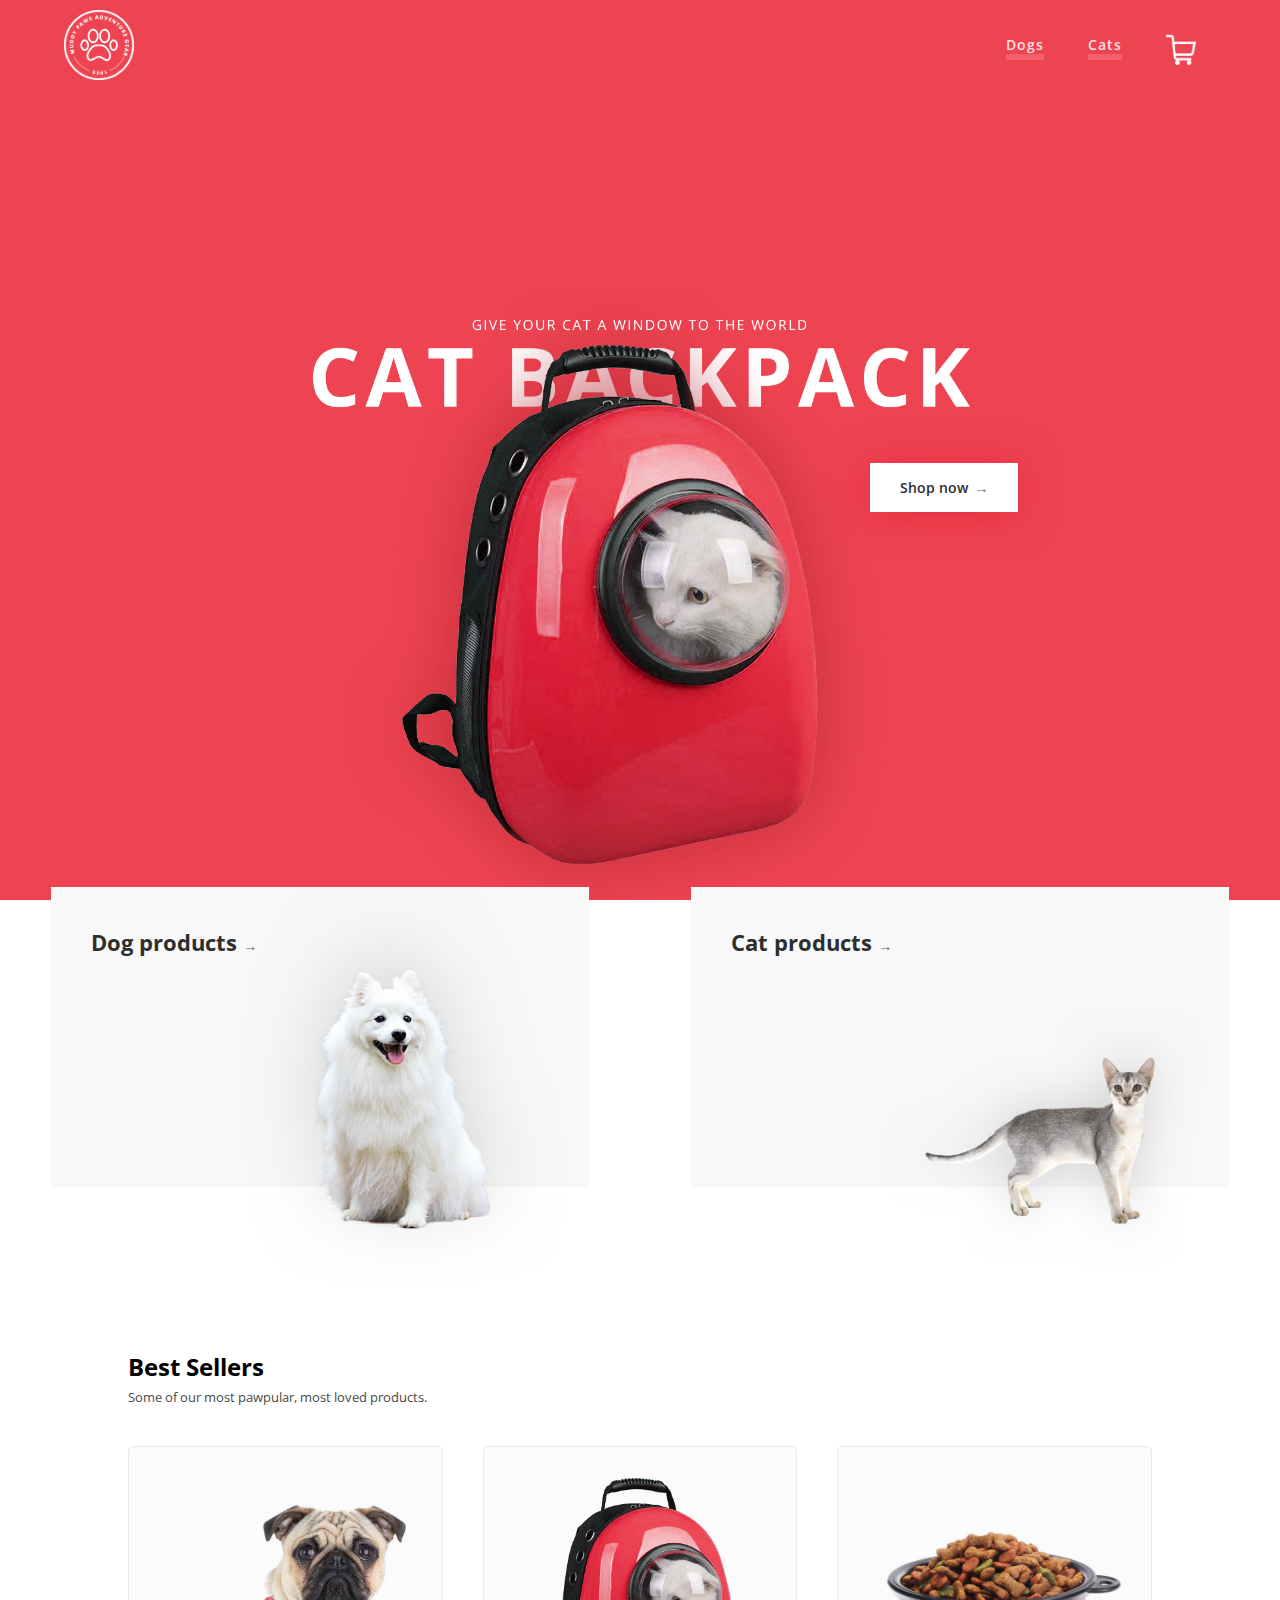
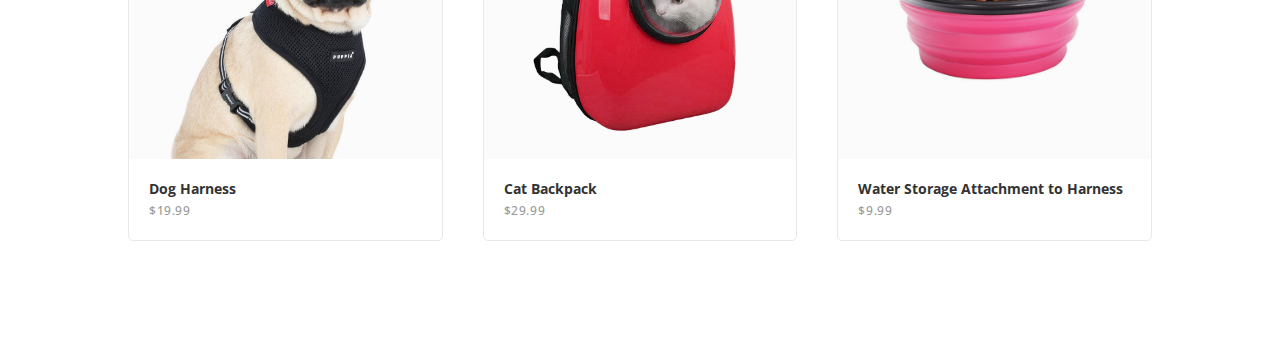
<file: index.html>
<!DOCTYPE html>
<html>
<head>
    <title>Muddy Paws Adventure Gear</title>
    <meta charset="UTF-8">
    <!-- styles -->
    <link rel="stylesheet" type="text/css" href="css/style.css">
    <!-- fonts -->
    <link href="http://fonts.googleapis.com/css?family=Open+Sans:400,300,400italic,600,700,700italic,800" rel="stylesheet">
    <!-- javascript -->
    <script src="https://ajax.googleapis.com/ajax/libs/jquery/3.2.1/jquery.min.js"></script>
    <script src="js/main.js" type="text/javascript"></script>
</head>

<body>

  <header id="homeheader">
    <nav>
      <div id="nav-white">
        <a href="index.html"><img src="images/logowhite.png"></a>
        <ul>
          <li><a href="dogs.html">Dogs</a></li>
          <li><a href="cats.html">Cats</a></li>
          <li id="navcart"><a href="#"><img src="images/cartwhite.png"></a><span id="cartnum"></span></li>
        </ul>
      </div>
    </nav>

    <img src="images/cathero.png" id="cathero">
    <div class="button" id="herobutton"><a class="arrowlink" href="/catbackpack.html">Shop now</a><span class="arrow"> &rarr;</span></div>

  </header>



  <div class="main">

    <div class="row">
      <div class="category">
        <a href="dogs.html" class="arrowlink">Dog products</a><span class="arrow"> &rarr;</span>
        <img src="images/dogcategory.png" id="dogcatimg">
      </div>

      <div class="category">
        <a href="cats.html" class="arrowlink">Cat products</a><span class="arrow"> &rarr;</span>
        <img src="images/catcategory.png" id="catcatimg">
      </div>
    </div>


<br><br><br><br><br><br><br><br><br><br>
    <div class="row popularproducts">


      <h2 id="populartitle">Best Sellers</h2>
      <p id="popularsubtitle">Some of our most pawpular, most loved products.</p>

      <div class="band">
        <a href="dogharness.html" class="card">
          <div class="thumb" style="background-image: url(images/dogharness.png);"></div>
          <article>
            <h1>Dog Harness</h1>
            <span>$19.99</span>
          </article>
        </a>

        <a href="#" class="card">
          <div class="thumb" style="background-image: url(images/catbackpack.png);"></div>
          <article>
            <h1>Cat Backpack</h1>
            <span>$29.99</span>
          </article>
        </a>

        <a href="#" class="card">
          <div class="thumb" style="background-image: url(images/foodbowl.png);"></div>
          <article>
            <h1>Water Storage Attachment to Harness</h1>
            <span>$9.99</span>
          </article>
        </a>

      </div>

    </div>



  </div>



</body>

</html>
</file>
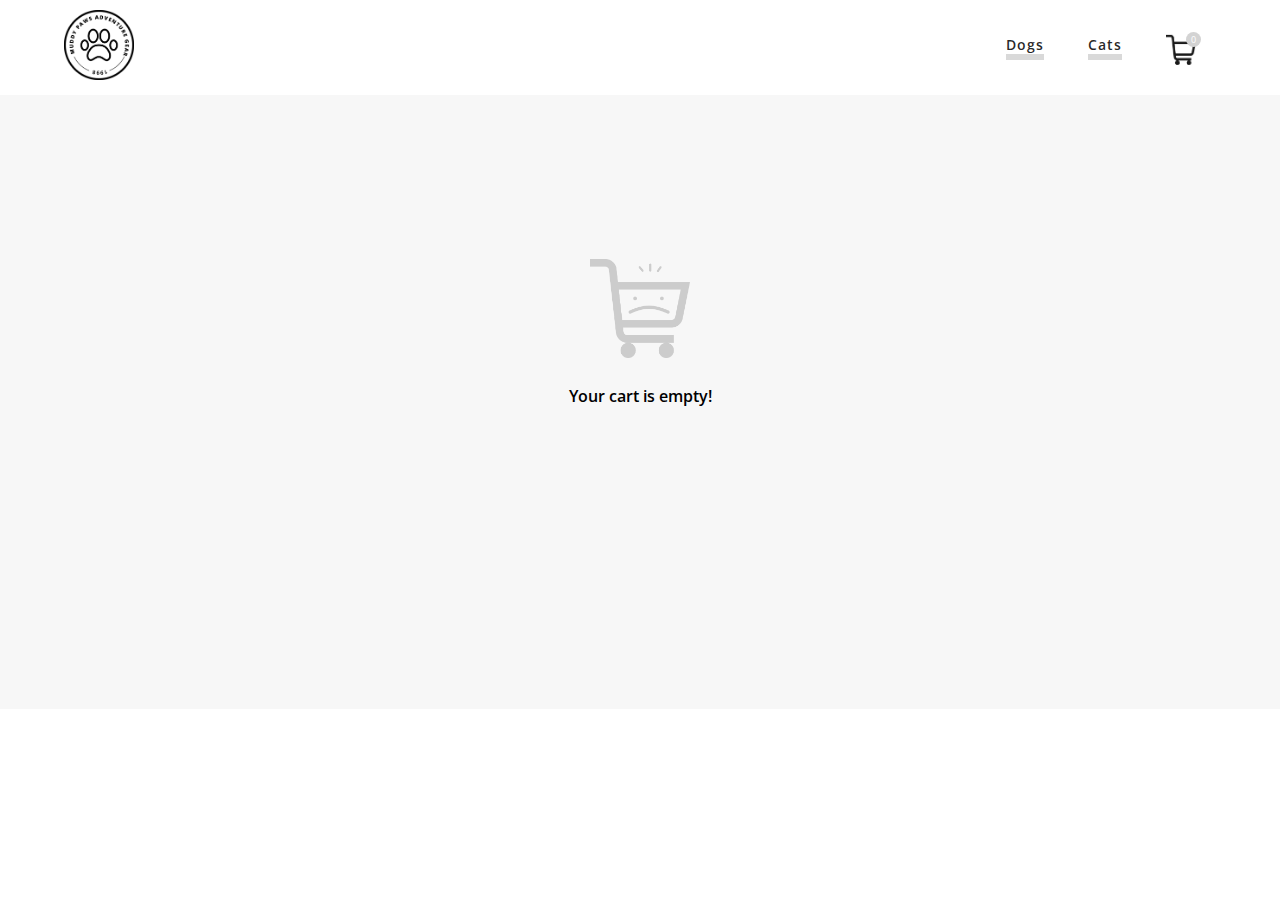
<file: cart.html>
<!DOCTYPE html>
<html>
<head>
    <title>Muddy Paws Adventure Gear</title>
    <meta charset="UTF-8">
    <!-- styles -->
    <link rel="stylesheet" type="text/css" href="css/style.css">
    <!-- fonts -->
    <link href="http://fonts.googleapis.com/css?family=Open+Sans:400,300,400italic,600,700,700italic,800" rel="stylesheet">
    <!-- javascript -->
    <script src="https://ajax.googleapis.com/ajax/libs/jquery/3.2.1/jquery.min.js"></script>
    <script src="js/main.js" type="text/javascript"></script>
    <script src="js/cart.js" type="text/javascript"></script>
</head>

<body>

  <header>
    <nav>
      <div id="nav-black">
        <a href="index.html"><img src="images/logoblack.png"></a>
        <ul>
          <li><a href="dogs.html">Dogs</a></li>
          <li><a href="cats.html">Cats</a></li>
          <li id="navcart"><a href="cart.html"><img src="images/cartblack.png"></a><span id="cartnum"></span></li>
        </ul>
      </div>
    </nav>

  </header>



  <div class="main" style="background-color:#f7f7f7;">

    <div class="checkoutrow">

      <div id="cartitems"><h1>Your shopping cart</h1></div>
      <div id="totalp"></div>
      <a href="checkout.html" class="arrowbtn">Checkout<span class="arrow">&rarr;</span></a>
      <br><br><br><br><br><br><br><br><br><br><br><br>
      <div id="emptycart"></div>

    </div>

  </div>



</body>

</html>
</file>
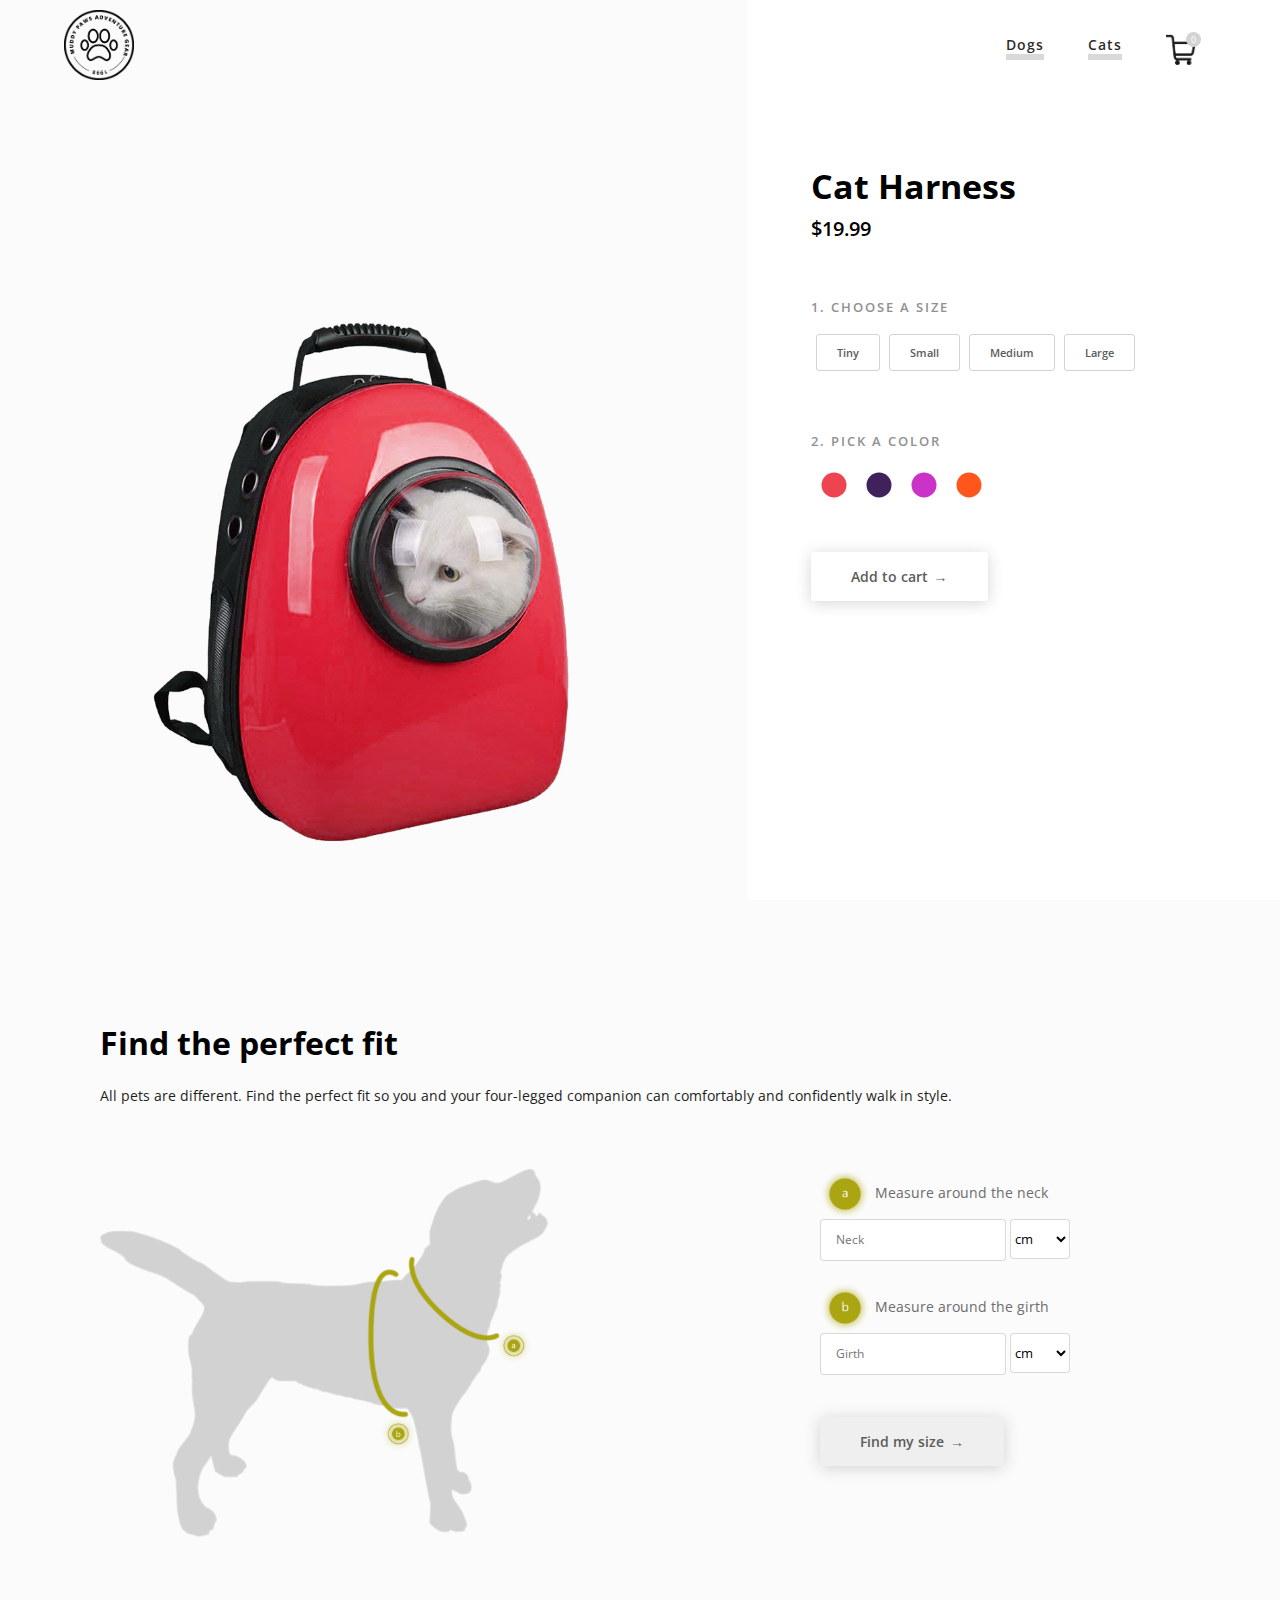
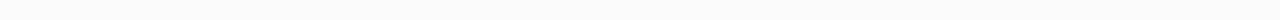
<file: catbackpack.html>
<!DOCTYPE html>
<html>
<head>
    <title>Muddy Paws Adventure Gear</title>
    <meta charset="UTF-8">
    <!-- styles -->
    <link rel="stylesheet" type="text/css" href="css/style.css">
    <!-- fonts -->
    <link href="http://fonts.googleapis.com/css?family=Open+Sans:400,300,400italic,600,700,700italic,800" rel="stylesheet">
    <!-- javascript -->
    <script src="https://ajax.googleapis.com/ajax/libs/jquery/3.2.1/jquery.min.js"></script>
    <script src="js/main.js" type="text/javascript"></script>
</head>

<body>

  <header>
    <nav id="dogharnessheader">
      <div id="nav-black">
        <a href="index.html"><img src="images/logoblack.png"></a>
        <ul>
          <li><a href="dogs.html">Dogs</a></li>
          <li><a href="cats.html">Cats</a></li>
          <li id="navcart"><a href="cart.html"><img src="images/cartblack.png"></a><span id="cartnum"></span></li>
        </ul>
      </div>
    </nav>

  </header>



  <div class="main">

    <div class="row productsection">

      <!-- <div class="product"> -->

        <div class="product col-7" id="catbackpackheader">
          <!-- <img src="images/dogharnessstrawberry.png" id="dogharnessimg"> -->
        </div>

        <div class="product col-5">
          <h1 class="productname">Cat Harness</h1>
          <h2 class="productprice">$19.99</h2>
          <br>
          <h4 class="productcategory">1. Choose a size <span class="errormsg" id="sizeerror"></span></h4>
          <!-- <button class="option">Tiny</button><button class="option">Small</button><button class="option">Medium</button><button class="option">Large</button> -->
          <label class="tiny size">
            <input type="radio" name="size" value="tiny">
            <div class="option sizebutton"><span>Tiny</span></div>
          </label>
          <label class="small size">
            <input type="radio" name="size" value="small">
            <div class="option sizebutton"><span>Small</span></div>
          </label>
          <label class="medium size">
            <input type="radio" name="size" value="medium">
            <div class="option sizebutton"><span>Medium</span></div>
          </label>
          <label class="large size">
            <input type="radio" name="size" value="large">
            <div class="option sizebutton"><span>Large</span></div>
          </label>

          <br><br><br>

          <h4 class="productcategory">2. Pick a color <span class="errormsg" id="colorerror"></span></h4>
          <!-- <button class="option coloroption colorstrawberry"><span><img src="images/strawberry.png"</span></button><button class="option coloroption coloroption2"></button><button class="option coloroption coloroption3"></button><button class="option coloroption coloroption4"></button> -->

          <label class="strawberry">
            <input type="radio" name="color" value="strawberry" onClick="strawberrypic('catbackpack')">
            <div class="layer"></div>
            <div class="colorbutton"><span></span></div>
          </label>

          <label class="blackberry">
            <input type="radio" name="color" value="blackberry" onClick="blackberrypic('catbackpack')">
            <div class="layer"></div>
            <div class="colorbutton"><span></span></div>
          </label>

          <label class="crazyberry">
            <input type="radio" name="color" value="crazyberry" onClick="crazyberrypic('catbackpack')">
            <div class="layer"></div>
            <div class="colorbutton"><span></span></div>
          </label>

          <label class="fireorange">
            <input type="radio" name="color" value="fireorange" onClick="fireorangepic('catbackpack')">
            <div class="layer"></div>
            <div class="colorbutton"><span></span></div>
          </label>

          <br><br><br>

          <input type="submit" name="submit" value="submit">
          <button type="submit">Add to cart <span class="arrow">&rarr;</span></button>


        </div>

      <!-- </div> -->

    </div>

    <div class="row quiz">

      <h1>Find the perfect fit</h1>
      <p>All pets are different. Find the perfect fit so you and your four-legged companion can comfortably and confidently walk in style.</h2>

      <div class="col-8 quizsection">
        <img src="images/dogsilhouette.png" class="quizimage">
      </div>

      <div class="col-4 quizsection">
        <img src="images/a.png" class="quizbullet" style="vertical-align:middle;"><span class="quizinstruction">Measure around the neck</span><br>
        <input type="text" name="neck" id="neck" placeholder="Neck">
        <select id="neckunits">
          <option value="cm">cm</option>
          <option value="in">in</option>
        </select>
        <br><br>
        <img src="images/b.png" class="quizbullet" style="vertical-align:middle;"><span class="quizinstruction">Measure around the girth</span><br>
        <input type="text" name="girth" id="girth" placeholder="Girth">
        <select id="girthunits">
          <option value="cm">cm</option>
          <option value="in">in</option>
        </select>
        <br><br>
        <button onClick="findSize()">Find my size <span class="arrow">&rarr;</span></button>
        <br><br>
        <div class="quizresults">
          <h4 class="productcategory" id="recomm"></h4>
          <p id="sizeresults"></p>
        </div>
      </div>

    </div>


  </div>



</body>

</html>
</file>
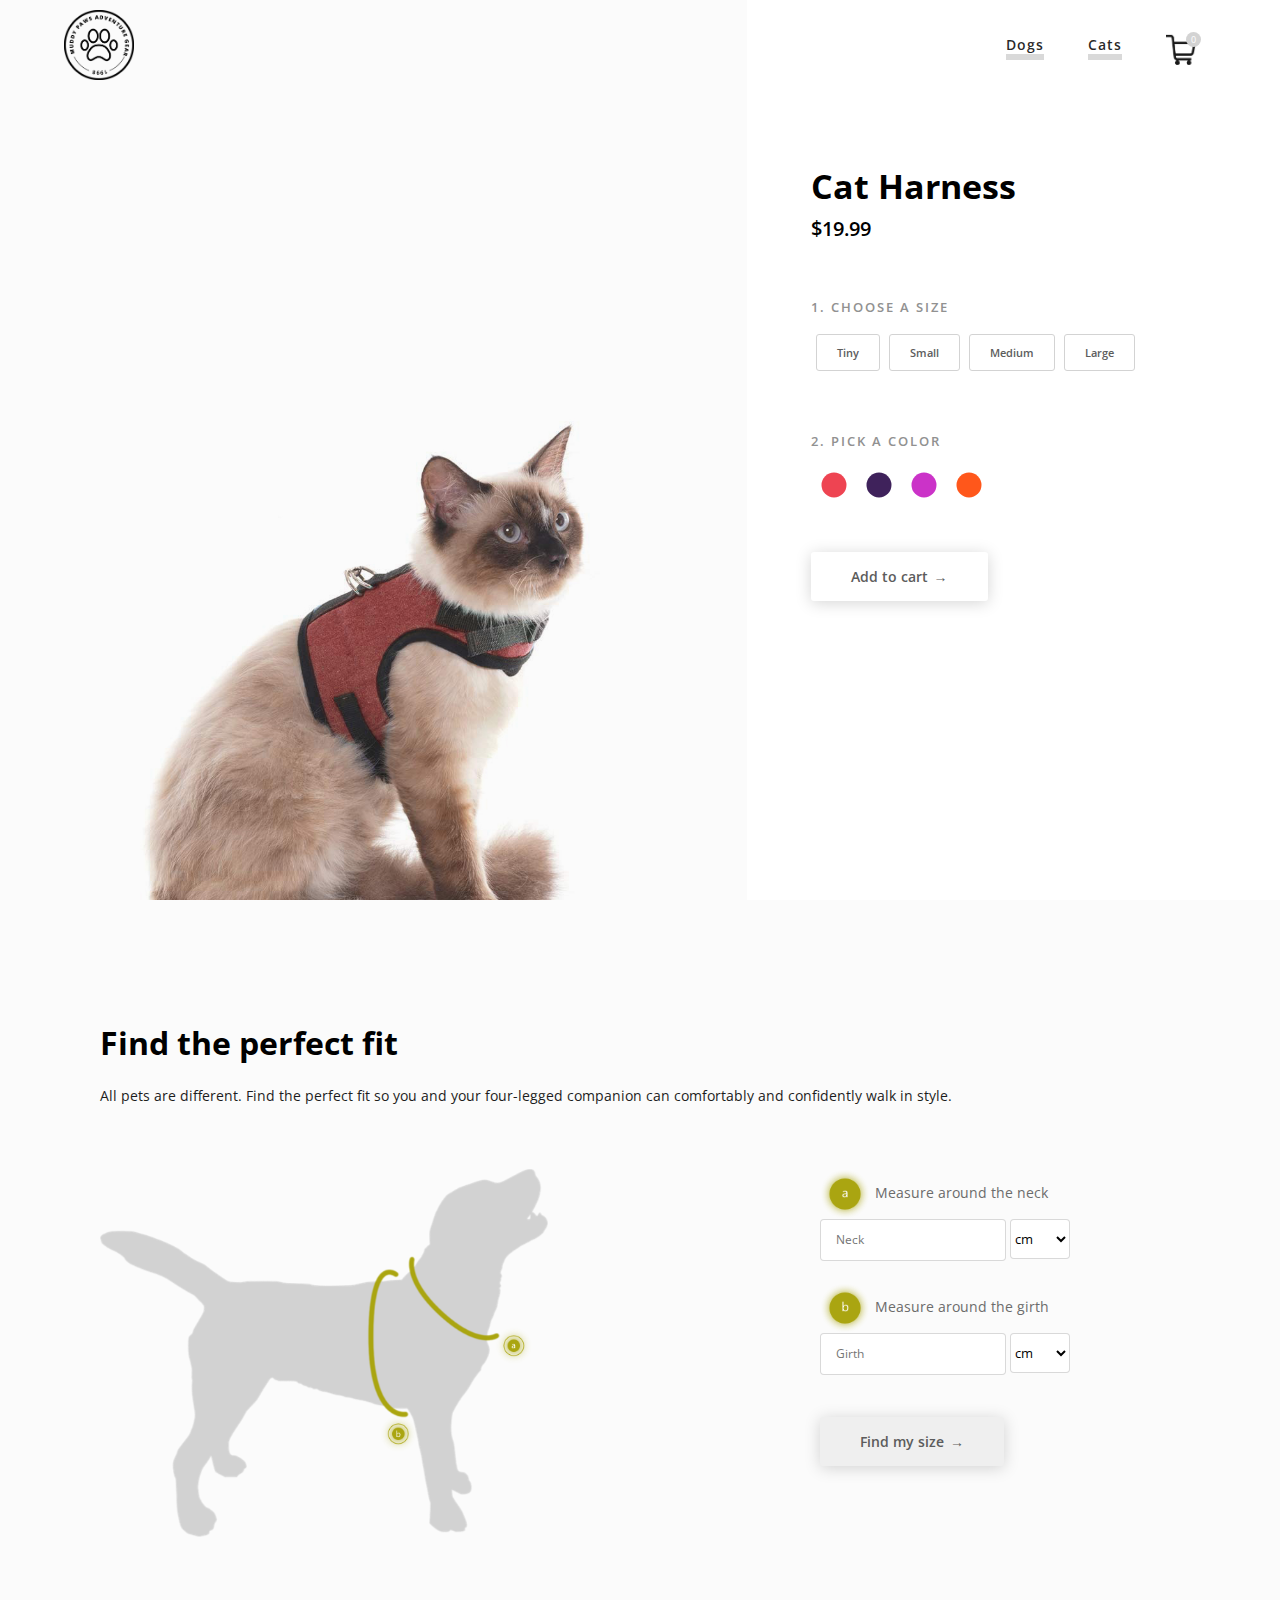
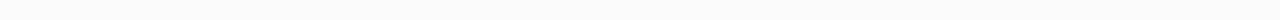
<file: catharness.html>
<!DOCTYPE html>
<html>
<head>
    <title>Muddy Paws Adventure Gear</title>
    <meta charset="UTF-8">
    <!-- styles -->
    <link rel="stylesheet" type="text/css" href="css/style.css">
    <!-- fonts -->
    <link href="http://fonts.googleapis.com/css?family=Open+Sans:400,300,400italic,600,700,700italic,800" rel="stylesheet">
    <!-- javascript -->
    <script src="https://ajax.googleapis.com/ajax/libs/jquery/3.2.1/jquery.min.js"></script>
    <script src="js/main.js" type="text/javascript"></script>
</head>

<body>

  <header>
    <nav id="dogharnessheader">
      <div id="nav-black">
        <a href="index.html"><img src="images/logoblack.png"></a>
        <ul>
          <li><a href="dogs.html">Dogs</a></li>
          <li><a href="cats.html">Cats</a></li>
          <li id="navcart"><a href="cart.html"><img src="images/cartblack.png"></a><span id="cartnum"></span></li>
        </ul>
      </div>
    </nav>

  </header>



  <div class="main">

    <div class="row productsection">

      <!-- <div class="product"> -->

        <div class="product col-7" id="catharnessimg">
          <!-- <img src="images/dogharnessstrawberry.png" id="dogharnessimg"> -->
        </div>

        <div class="product col-5">
          <h1 class="productname">Cat Harness</h1>
          <h2 class="productprice">$19.99</h2>
          <br>
          <h4 class="productcategory">1. Choose a size <span class="errormsg" id="sizeerror"></span></h4>
          <!-- <button class="option">Tiny</button><button class="option">Small</button><button class="option">Medium</button><button class="option">Large</button> -->
          <label class="tiny size">
            <input type="radio" name="size" value="tiny">
            <div class="option sizebutton"><span>Tiny</span></div>
          </label>
          <label class="small size">
            <input type="radio" name="size" value="small">
            <div class="option sizebutton"><span>Small</span></div>
          </label>
          <label class="medium size">
            <input type="radio" name="size" value="medium">
            <div class="option sizebutton"><span>Medium</span></div>
          </label>
          <label class="large size">
            <input type="radio" name="size" value="large">
            <div class="option sizebutton"><span>Large</span></div>
          </label>

          <br><br><br>

          <h4 class="productcategory">2. Pick a color <span class="errormsg" id="colorerror"></span></h4>
          <!-- <button class="option coloroption colorstrawberry"><span><img src="images/strawberry.png"</span></button><button class="option coloroption coloroption2"></button><button class="option coloroption coloroption3"></button><button class="option coloroption coloroption4"></button> -->

          <label class="strawberry">
            <input type="radio" name="color" value="strawberry" onClick="strawberrypic('catharness')">
            <div class="layer"></div>
            <div class="colorbutton"><span></span></div>
          </label>

          <label class="blackberry">
            <input type="radio" name="color" value="blackberry" onClick="blackberrypic('catharness')">
            <div class="layer"></div>
            <div class="colorbutton"><span></span></div>
          </label>

          <label class="crazyberry">
            <input type="radio" name="color" value="crazyberry" onClick="crazyberrypic('catharness')">
            <div class="layer"></div>
            <div class="colorbutton"><span></span></div>
          </label>

          <label class="fireorange">
            <input type="radio" name="color" value="fireorange" onClick="fireorangepic('catharness')">
            <div class="layer"></div>
            <div class="colorbutton"><span></span></div>
          </label>

          <br><br><br>

          <input type="submit" name="submit" value="submit">
          <button type="submit">Add to cart <span class="arrow">&rarr;</span></button>


        </div>

      <!-- </div> -->

    </div>

    <div class="row quiz">

      <h1>Find the perfect fit</h1>
      <p>All pets are different. Find the perfect fit so you and your four-legged companion can comfortably and confidently walk in style.</h2>

      <div class="col-8 quizsection">
        <img src="images/dogsilhouette.png" class="quizimage">
      </div>

      <div class="col-4 quizsection">
        <img src="images/a.png" class="quizbullet" style="vertical-align:middle;"><span class="quizinstruction">Measure around the neck</span><br>
        <input type="text" name="neck" id="neck" placeholder="Neck">
        <select id="neckunits">
          <option value="cm">cm</option>
          <option value="in">in</option>
        </select>
        <br><br>
        <img src="images/b.png" class="quizbullet" style="vertical-align:middle;"><span class="quizinstruction">Measure around the girth</span><br>
        <input type="text" name="girth" id="girth" placeholder="Girth">
        <select id="girthunits">
          <option value="cm">cm</option>
          <option value="in">in</option>
        </select>
        <br><br>
        <button onClick="findSize()">Find my size <span class="arrow">&rarr;</span></button>
        <br><br>
        <div class="quizresults">
          <h4 class="productcategory" id="recomm"></h4>
          <p id="sizeresults"></p>
        </div>
      </div>

    </div>


  </div>



</body>

</html>
</file>
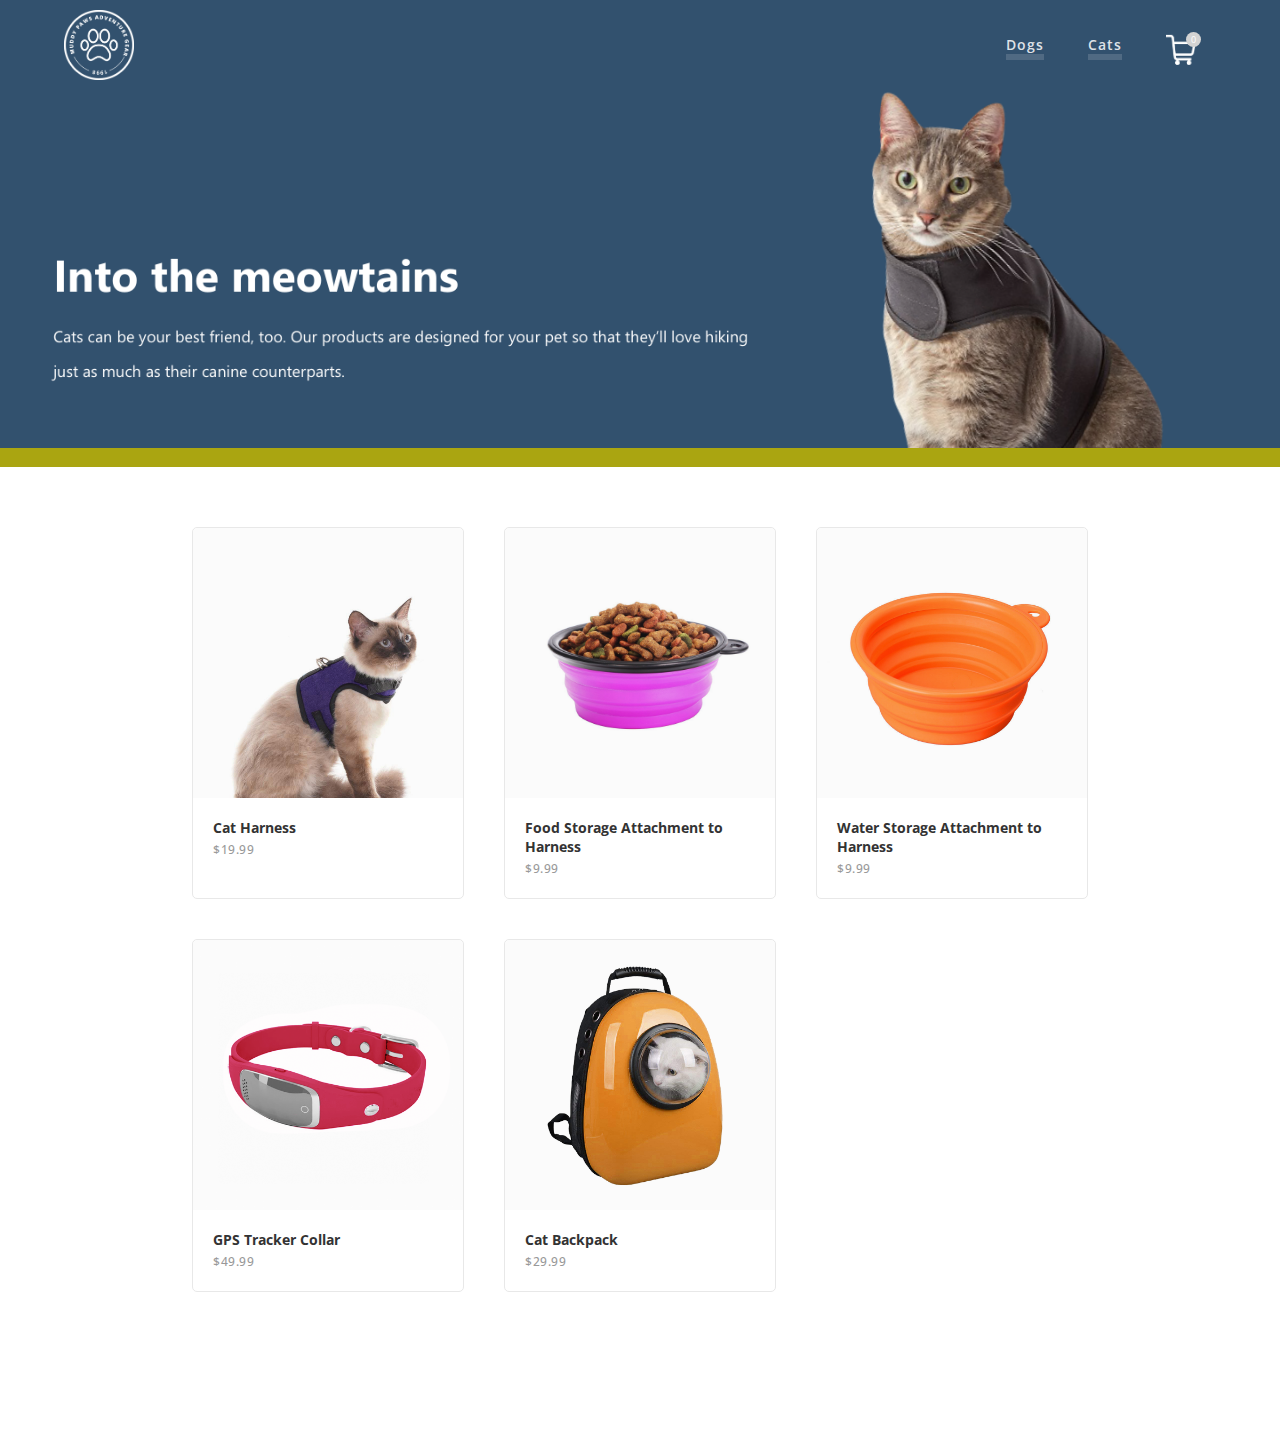
<file: cats.html>
<!DOCTYPE html>
<html>
<head>
    <title>Muddy Paws Adventure Gear</title>
    <meta charset="UTF-8">
    <!-- styles -->
    <link rel="stylesheet" type="text/css" href="css/style.css">
    <!-- fonts -->
    <link href="http://fonts.googleapis.com/css?family=Open+Sans:400,300,400italic,600,700,700italic,800" rel="stylesheet">
    <!-- javascript -->
    <script src="https://ajax.googleapis.com/ajax/libs/jquery/3.2.1/jquery.min.js"></script>
    <script src="js/main.js" type="text/javascript"></script>
</head>

<body>

  <header id="dogheader">
    <nav>
      <div id="nav-white">
        <a href="index.html"><img src="images/logowhite.png"></a>
        <ul>
          <li><a href="dogs.html">Dogs</a></li>
          <li><a href="cats.html">Cats</a></li>
          <li id="navcart"><a href="cart.html"><img src="images/cartwhite.png"></a><span id="cartnum"></span></li>
        </ul>
      </div>
    </nav>

    <img src="images/catheader.png" id="dogheaderimg">

  </header>



  <div class="main">

    <div class="dogrow">


      <div class="band">
        <a href="catharness.html" class="card">
          <div class="thumb" style="background-image: url(images/catharnessblackberry.png);"></div>
          <article>
            <h1>Cat Harness</h1>
            <span>$19.99</span>
          </article>
        </a>

        <a href="foodbowl.html" class="card">
          <div class="thumb" style="background-image: url(images/foodbowlcrazyberry.png);"></div>
          <article>
            <h1>Food Storage Attachment to Harness</h1>
            <span>$9.99</span>
          </article>
        </a>

        <a href="waterbowl.html" class="card">
          <div class="thumb" style="background-image: url(images/waterbowl.png);"></div>
          <article>
            <h1>Water Storage Attachment to Harness</h1>
            <span>$9.99</span>
          </article>
        </a>

        <a href="gpscollar.html" class="card">
          <div class="thumb" style="background-image: url(images/gpscollarstrawberry.png);"></div>
          <article>
            <h1>GPS Tracker Collar</h1>
            <span>$49.99</span>
          </article>
        </a>

        <a href="catbackpack.html" class="card">
          <div class="thumb" style="background-image: url(images/catbackpackfireorange.png);"></div>
          <article>
            <h1>Cat Backpack</h1>
            <span>$29.99</span>
          </article>
        </a>

        </div>

    </div>

  </div>



</body>

</html>
</file>
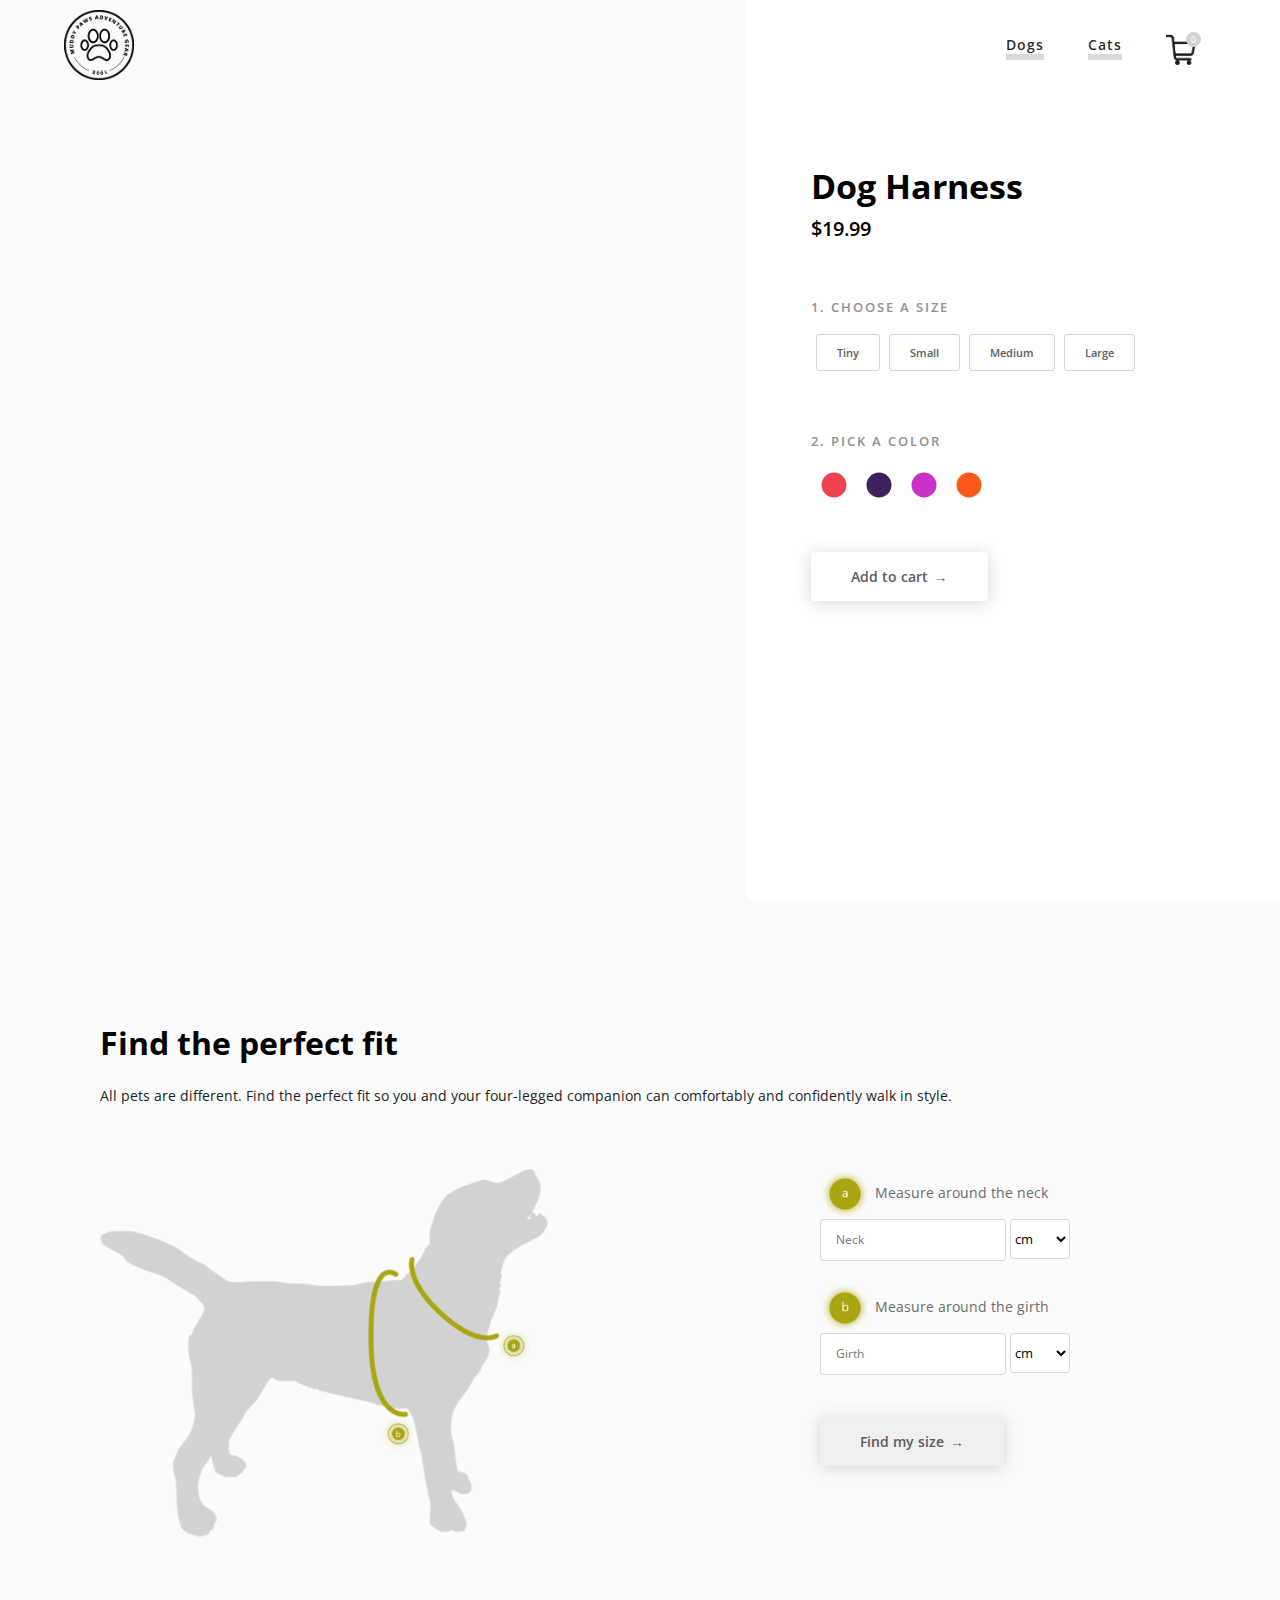
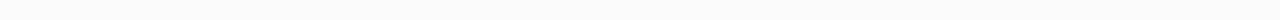
<file: dogharness.html>
<!DOCTYPE html>
<html>
<head>
    <title>Muddy Paws Adventure Gear</title>
    <meta charset="UTF-8">
    <!-- styles -->
    <link rel="stylesheet" type="text/css" href="css/style.css">
    <!-- fonts -->
    <link href="http://fonts.googleapis.com/css?family=Open+Sans:400,300,400italic,600,700,700italic,800" rel="stylesheet">
    <!-- javascript -->
    <script src="https://ajax.googleapis.com/ajax/libs/jquery/3.2.1/jquery.min.js"></script>
    <script src="js/main.js" type="text/javascript"></script>
</head>

<body>

  <header>
    <nav id="dogharnessheader">
      <div id="nav-black">
        <a href="index.html"><img src="images/logoblack.png"></a>
        <ul>
          <li><a href="dogs.html">Dogs</a></li>
          <li><a href="cats.html">Cats</a></li>
          <li id="navcart"><a href="cart.html"><img src="images/cartblack.png"></a><span id="cartnum"></span></li>
        </ul>
      </div>
    </nav>

  </header>



  <div class="main">

    <div class="row productsection">

      <!-- <div class="product"> -->

        <div class="product col-7">
          <!-- <img src="images/dogharnessstrawberry.png" id="dogharnessimg"> -->
        </div>

        <div class="product col-5">
          <h1 class="productname">Dog Harness</h1>
          <h2 class="productprice">$19.99</h2>
          <br>
          <h4 class="productcategory">1. Choose a size <span class="errormsg" id="sizeerror"></span></h4>
          <!-- <button class="option">Tiny</button><button class="option">Small</button><button class="option">Medium</button><button class="option">Large</button> -->
          <label class="tiny size">
            <input type="radio" name="size" value="tiny">
            <div class="option sizebutton"><span>Tiny</span></div>
          </label>
          <label class="small size">
            <input type="radio" name="size" value="small">
            <div class="option sizebutton"><span>Small</span></div>
          </label>
          <label class="medium size">
            <input type="radio" name="size" value="medium">
            <div class="option sizebutton"><span>Medium</span></div>
          </label>
          <label class="large size">
            <input type="radio" name="size" value="large">
            <div class="option sizebutton"><span>Large</span></div>
          </label>

          <br><br><br>

          <h4 class="productcategory">2. Pick a color <span class="errormsg" id="colorerror"></span></h4>
          <!-- <button class="option coloroption colorstrawberry"><span><img src="images/strawberry.png"</span></button><button class="option coloroption coloroption2"></button><button class="option coloroption coloroption3"></button><button class="option coloroption coloroption4"></button> -->

          <label class="strawberry">
            <input type="radio" name="color" value="strawberry" onClick="strawberrypic()">
            <div class="layer"></div>
            <div class="colorbutton"><span></span></div>
          </label>

          <label class="blackberry">
            <input type="radio" name="color" value="blackberry" onClick="blackberrypic()">
            <div class="layer"></div>
            <div class="colorbutton"><span></span></div>
          </label>

          <label class="crazyberry">
            <input type="radio" name="color" value="crazyberry" onClick="crazyberrypic()">
            <div class="layer"></div>
            <div class="colorbutton"><span></span></div>
          </label>

          <label class="fireorange">
            <input type="radio" name="color" value="fireorange" onClick="fireorangepic()">
            <div class="layer"></div>
            <div class="colorbutton"><span></span></div>
          </label>

          <br><br><br>

          <input type="submit" name="submit" value="submit">
          <button type="submit">Add to cart <span class="arrow">&rarr;</span></button>


        </div>

      <!-- </div> -->

    </div>

    <div class="row quiz">

      <h1>Find the perfect fit</h1>
      <p>All pets are different. Find the perfect fit so you and your four-legged companion can comfortably and confidently walk in style.</h2>

      <div class="col-8 quizsection">
        <img src="images/dogsilhouette.png" class="quizimage">
      </div>

      <div class="col-4 quizsection">
        <img src="images/a.png" class="quizbullet" style="vertical-align:middle;"><span class="quizinstruction">Measure around the neck</span><br>
        <input type="text" name="neck" id="neck" placeholder="Neck">
        <select id="neckunits">
          <option value="cm">cm</option>
          <option value="in">in</option>
        </select>
        <br><br>
        <img src="images/b.png" class="quizbullet" style="vertical-align:middle;"><span class="quizinstruction">Measure around the girth</span><br>
        <input type="text" name="girth" id="girth" placeholder="Girth">
        <select id="girthunits">
          <option value="cm">cm</option>
          <option value="in">in</option>
        </select>
        <br><br>
        <button onClick="findSize()">Find my size <span class="arrow">&rarr;</span></button>
        <br><br>
        <div class="quizresults">
          <h4 class="productcategory" id="recomm"></h4>
          <p id="sizeresults"></p>
        </div>
      </div>

    </div>


  </div>



</body>

</html>
</file>
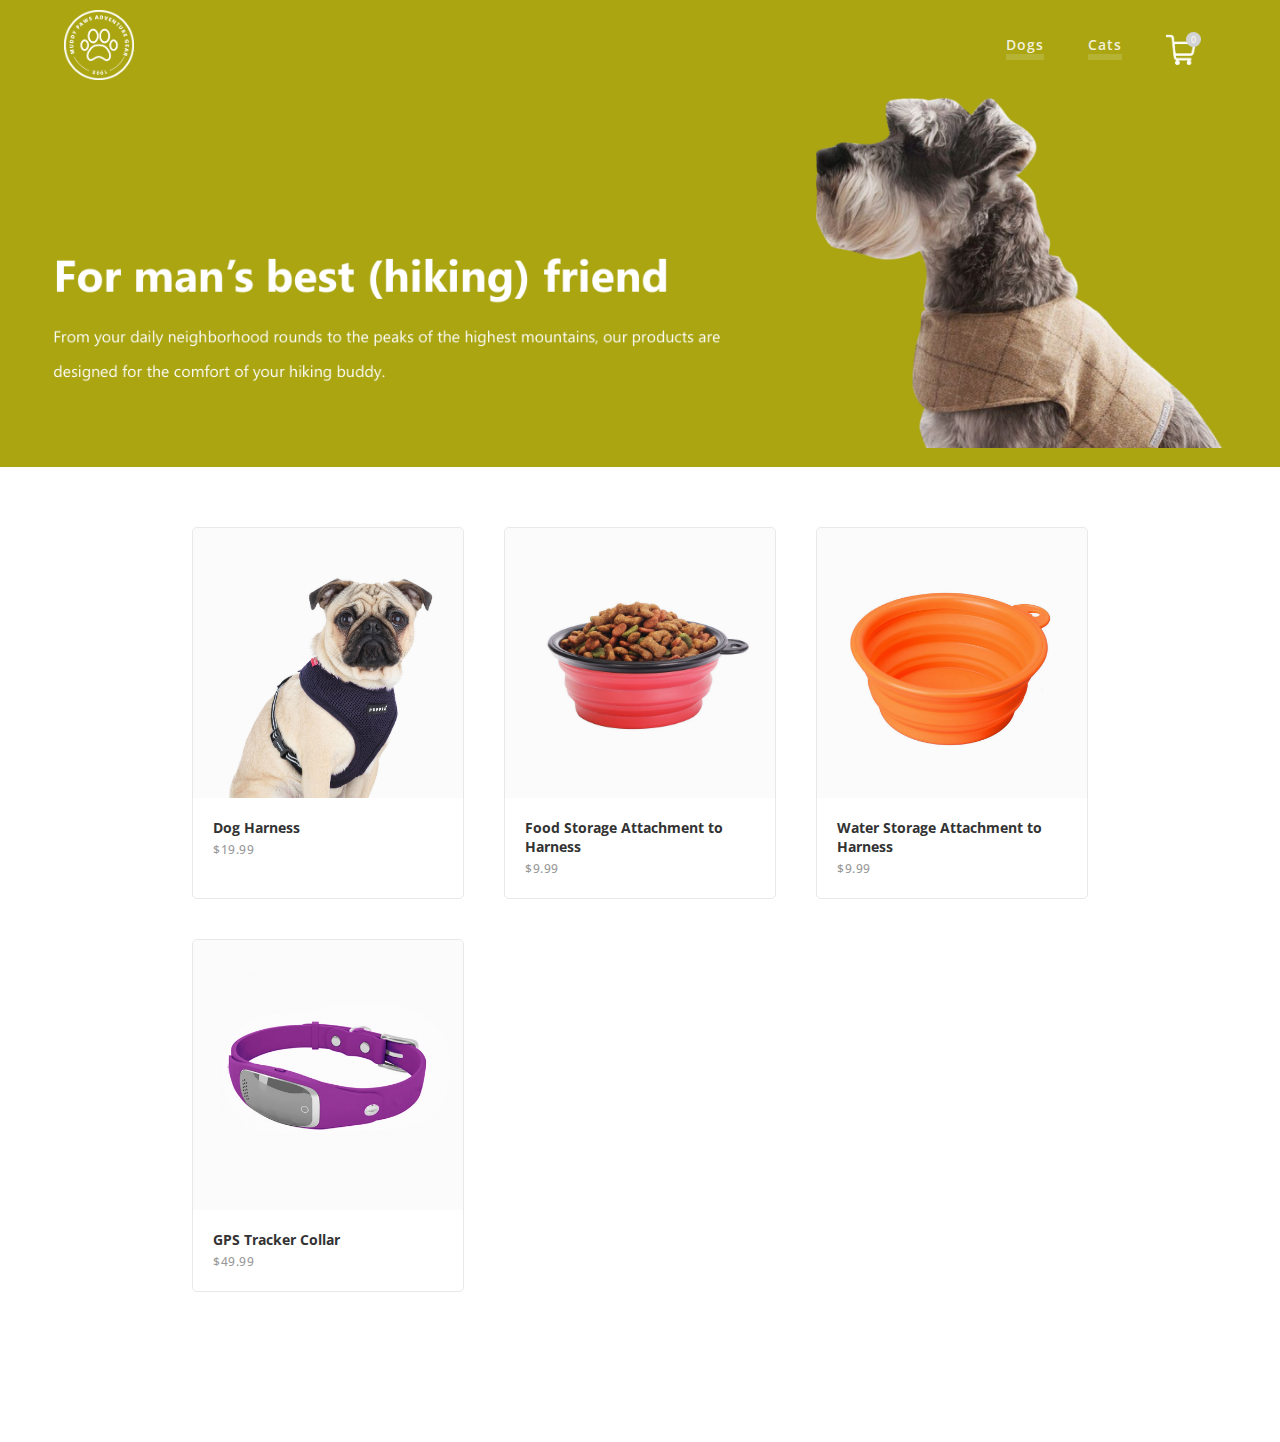
<file: dogs.html>
<!DOCTYPE html>
<html>
<head>
    <title>Muddy Paws Adventure Gear</title>
    <meta charset="UTF-8">
    <!-- styles -->
    <link rel="stylesheet" type="text/css" href="css/style.css">
    <!-- fonts -->
    <link href="http://fonts.googleapis.com/css?family=Open+Sans:400,300,400italic,600,700,700italic,800" rel="stylesheet">
    <!-- javascript -->
    <script src="https://ajax.googleapis.com/ajax/libs/jquery/3.2.1/jquery.min.js"></script>
    <script src="js/main.js" type="text/javascript"></script>
</head>

<body>

  <header id="dogheader">
    <nav>
      <div id="nav-white">
        <a href="index.html"><img src="images/logowhite.png"></a>
        <ul>
          <li><a href="dogs.html">Dogs</a></li>
          <li><a href="cats.html">Cats</a></li>
          <li id="navcart"><a href="cart.html"><img src="images/cartwhite.png"></a><span id="cartnum"></span></li>
        </ul>
      </div>
    </nav>

    <img src="images/dogheader.png" id="dogheaderimg">

  </header>



  <div class="main">

    <div class="dogrow">


      <div class="band">
        <a href="dogharness.html" class="card">
          <div class="thumb" style="background-image: url(images/dogharnessblackberry.png);"></div>
          <article>
            <h1>Dog Harness</h1>
            <span>$19.99</span>
          </article>
        </a>

        <a href="foodbowl.html" class="card">
          <div class="thumb" style="background-image: url(images/foodbowlstrawberry.png);"></div>
          <article>
            <h1>Food Storage Attachment to Harness</h1>
            <span>$9.99</span>
          </article>
        </a>

        <a href="waterbowl.html" class="card">
          <div class="thumb" style="background-image: url(images/waterbowl.png);"></div>
          <article>
            <h1>Water Storage Attachment to Harness</h1>
            <span>$9.99</span>
          </article>
        </a>

        <a href="gpscollar.html" class="card">
          <div class="thumb" style="background-image: url(images/gpscollarcrazyberry.png);"></div>
          <article>
            <h1>GPS Tracker Collar</h1>
            <span>$49.99</span>
          </article>
        </a>

        </div>

    </div>

  </div>



</body>

</html>
</file>
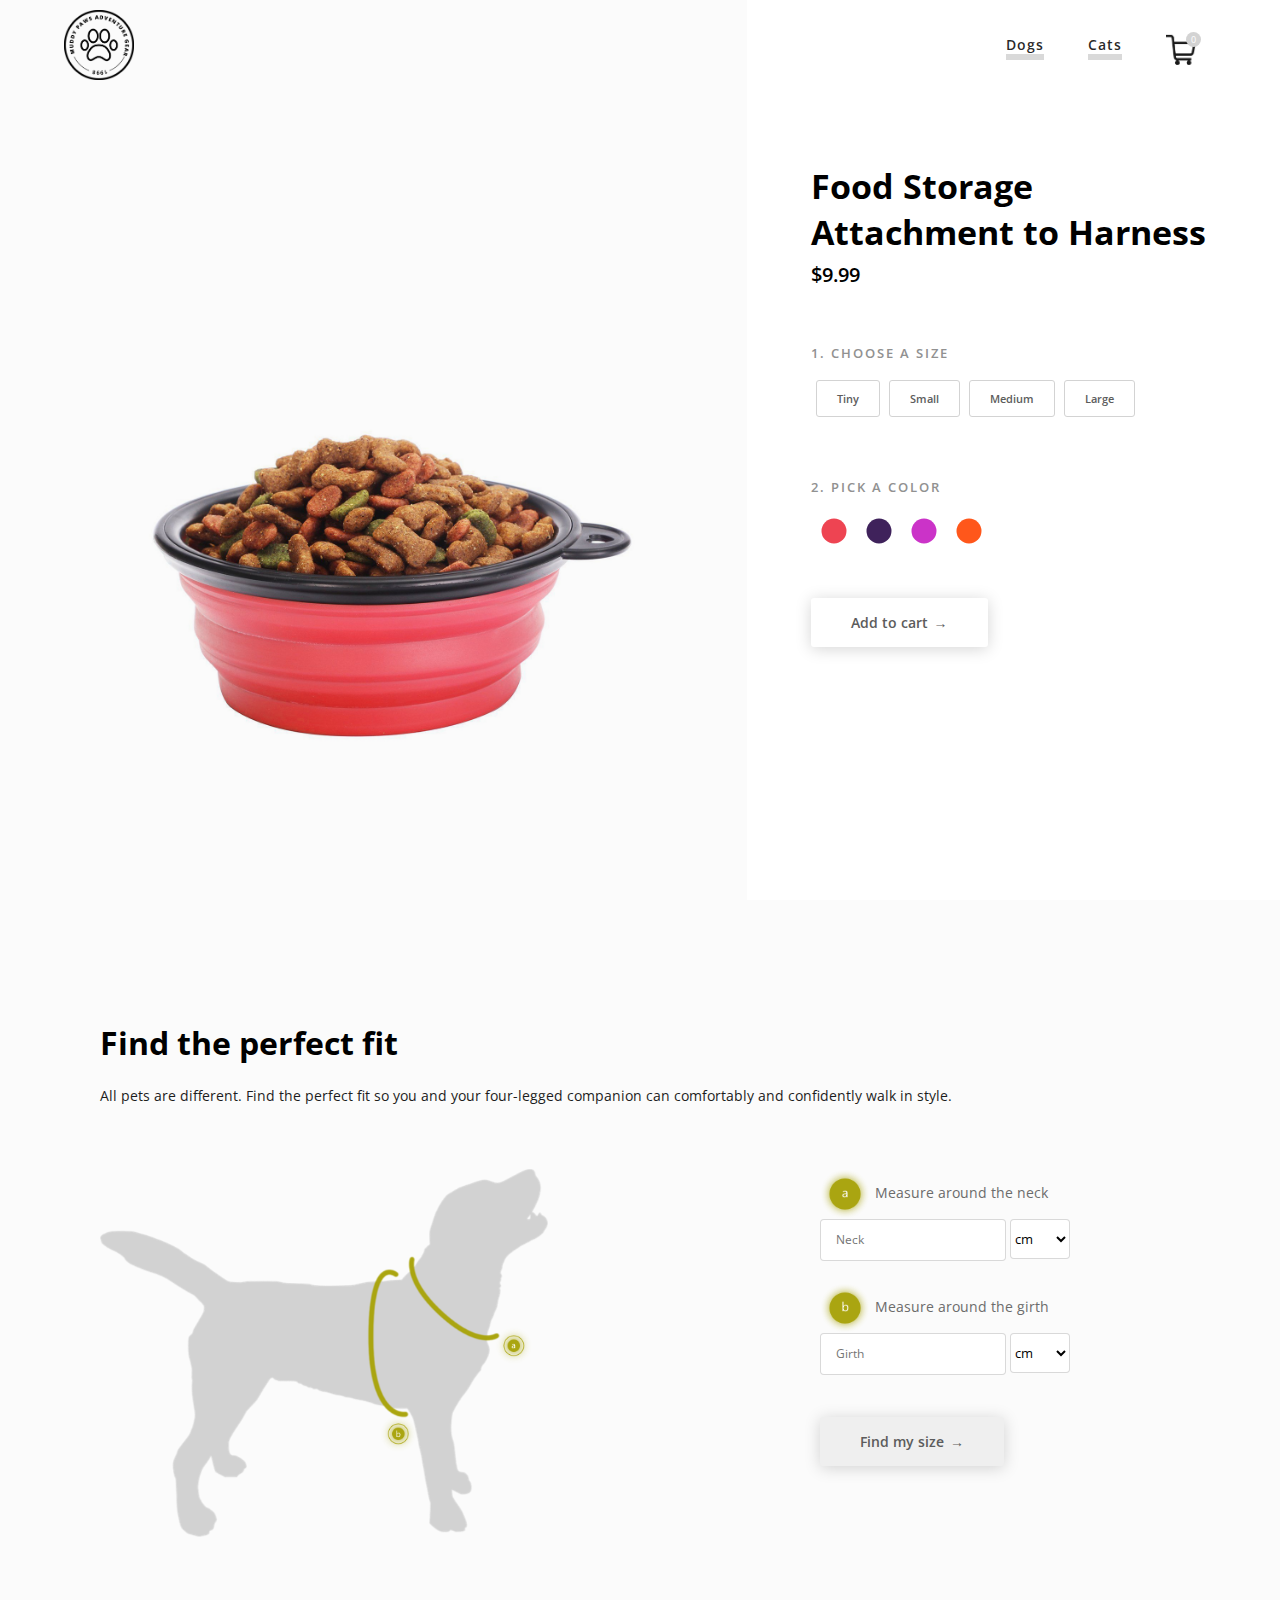
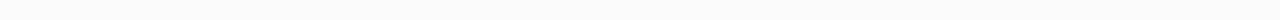
<file: foodbowl.html>
<!DOCTYPE html>
<html>
<head>
    <title>Muddy Paws Adventure Gear</title>
    <meta charset="UTF-8">
    <!-- styles -->
    <link rel="stylesheet" type="text/css" href="css/style.css">
    <!-- fonts -->
    <link href="http://fonts.googleapis.com/css?family=Open+Sans:400,300,400italic,600,700,700italic,800" rel="stylesheet">
    <!-- javascript -->
    <script src="https://ajax.googleapis.com/ajax/libs/jquery/3.2.1/jquery.min.js"></script>
    <script src="js/main.js" type="text/javascript"></script>
</head>

<body>

  <header>
    <nav id="dogharnessheader">
      <div id="nav-black">
        <a href="index.html"><img src="images/logoblack.png"></a>
        <ul>
          <li><a href="dogs.html">Dogs</a></li>
          <li><a href="cats.html">Cats</a></li>
          <li id="navcart"><a href="cart.html"><img src="images/cartblack.png"></a><span id="cartnum"></span></li>
        </ul>
      </div>
    </nav>

  </header>



  <div class="main">

    <div class="row productsection">

      <!-- <div class="product"> -->

        <div class="product col-7" id="foodbowlheader">
          <!-- <img src="images/dogharnessstrawberry.png" id="dogharnessimg"> -->
        </div>

        <div class="product col-5">
          <h1 class="productname">Food Storage Attachment to Harness</h1>
          <h2 class="productprice">$9.99</h2>
          <br>
          <h4 class="productcategory">1. Choose a size <span class="errormsg" id="sizeerror"></span></h4>
          <!-- <button class="option">Tiny</button><button class="option">Small</button><button class="option">Medium</button><button class="option">Large</button> -->
          <label class="tiny size">
            <input type="radio" name="size" value="tiny">
            <div class="option sizebutton"><span>Tiny</span></div>
          </label>
          <label class="small size">
            <input type="radio" name="size" value="small">
            <div class="option sizebutton"><span>Small</span></div>
          </label>
          <label class="medium size">
            <input type="radio" name="size" value="medium">
            <div class="option sizebutton"><span>Medium</span></div>
          </label>
          <label class="large size">
            <input type="radio" name="size" value="large">
            <div class="option sizebutton"><span>Large</span></div>
          </label>

          <br><br><br>

          <h4 class="productcategory">2. Pick a color <span class="errormsg" id="colorerror"></span></h4>
          <!-- <button class="option coloroption colorstrawberry"><span><img src="images/strawberry.png"</span></button><button class="option coloroption coloroption2"></button><button class="option coloroption coloroption3"></button><button class="option coloroption coloroption4"></button> -->

          <label class="strawberry">
            <input type="radio" name="color" value="strawberry" onClick="strawberrypic('foodbowl')">
            <div class="layer"></div>
            <div class="colorbutton"><span></span></div>
          </label>

          <label class="blackberry">
            <input type="radio" name="color" value="blackberry" onClick="blackberrypic('foodbowl')">
            <div class="layer"></div>
            <div class="colorbutton"><span></span></div>
          </label>

          <label class="crazyberry">
            <input type="radio" name="color" value="crazyberry" onClick="crazyberrypic('foodbowl')">
            <div class="layer"></div>
            <div class="colorbutton"><span></span></div>
          </label>

          <label class="fireorange">
            <input type="radio" name="color" value="fireorange" onClick="fireorangepic('foodbowl')">
            <div class="layer"></div>
            <div class="colorbutton"><span></span></div>
          </label>

          <br><br><br>

          <input type="submit" name="submit" value="submit">
          <button type="submit">Add to cart <span class="arrow">&rarr;</span></button>


        </div>

      <!-- </div> -->

    </div>

    <div class="row quiz">

      <h1>Find the perfect fit</h1>
      <p>All pets are different. Find the perfect fit so you and your four-legged companion can comfortably and confidently walk in style.</h2>

      <div class="col-8 quizsection">
        <img src="images/dogsilhouette.png" class="quizimage">
      </div>

      <div class="col-4 quizsection">
        <img src="images/a.png" class="quizbullet" style="vertical-align:middle;"><span class="quizinstruction">Measure around the neck</span><br>
        <input type="text" name="neck" id="neck" placeholder="Neck">
        <select id="neckunits">
          <option value="cm">cm</option>
          <option value="in">in</option>
        </select>
        <br><br>
        <img src="images/b.png" class="quizbullet" style="vertical-align:middle;"><span class="quizinstruction">Measure around the girth</span><br>
        <input type="text" name="girth" id="girth" placeholder="Girth">
        <select id="girthunits">
          <option value="cm">cm</option>
          <option value="in">in</option>
        </select>
        <br><br>
        <button onClick="findSize()">Find my size <span class="arrow">&rarr;</span></button>
        <br><br>
        <div class="quizresults">
          <h4 class="productcategory" id="recomm"></h4>
          <p id="sizeresults"></p>
        </div>
      </div>

    </div>


  </div>



</body>

</html>
</file>
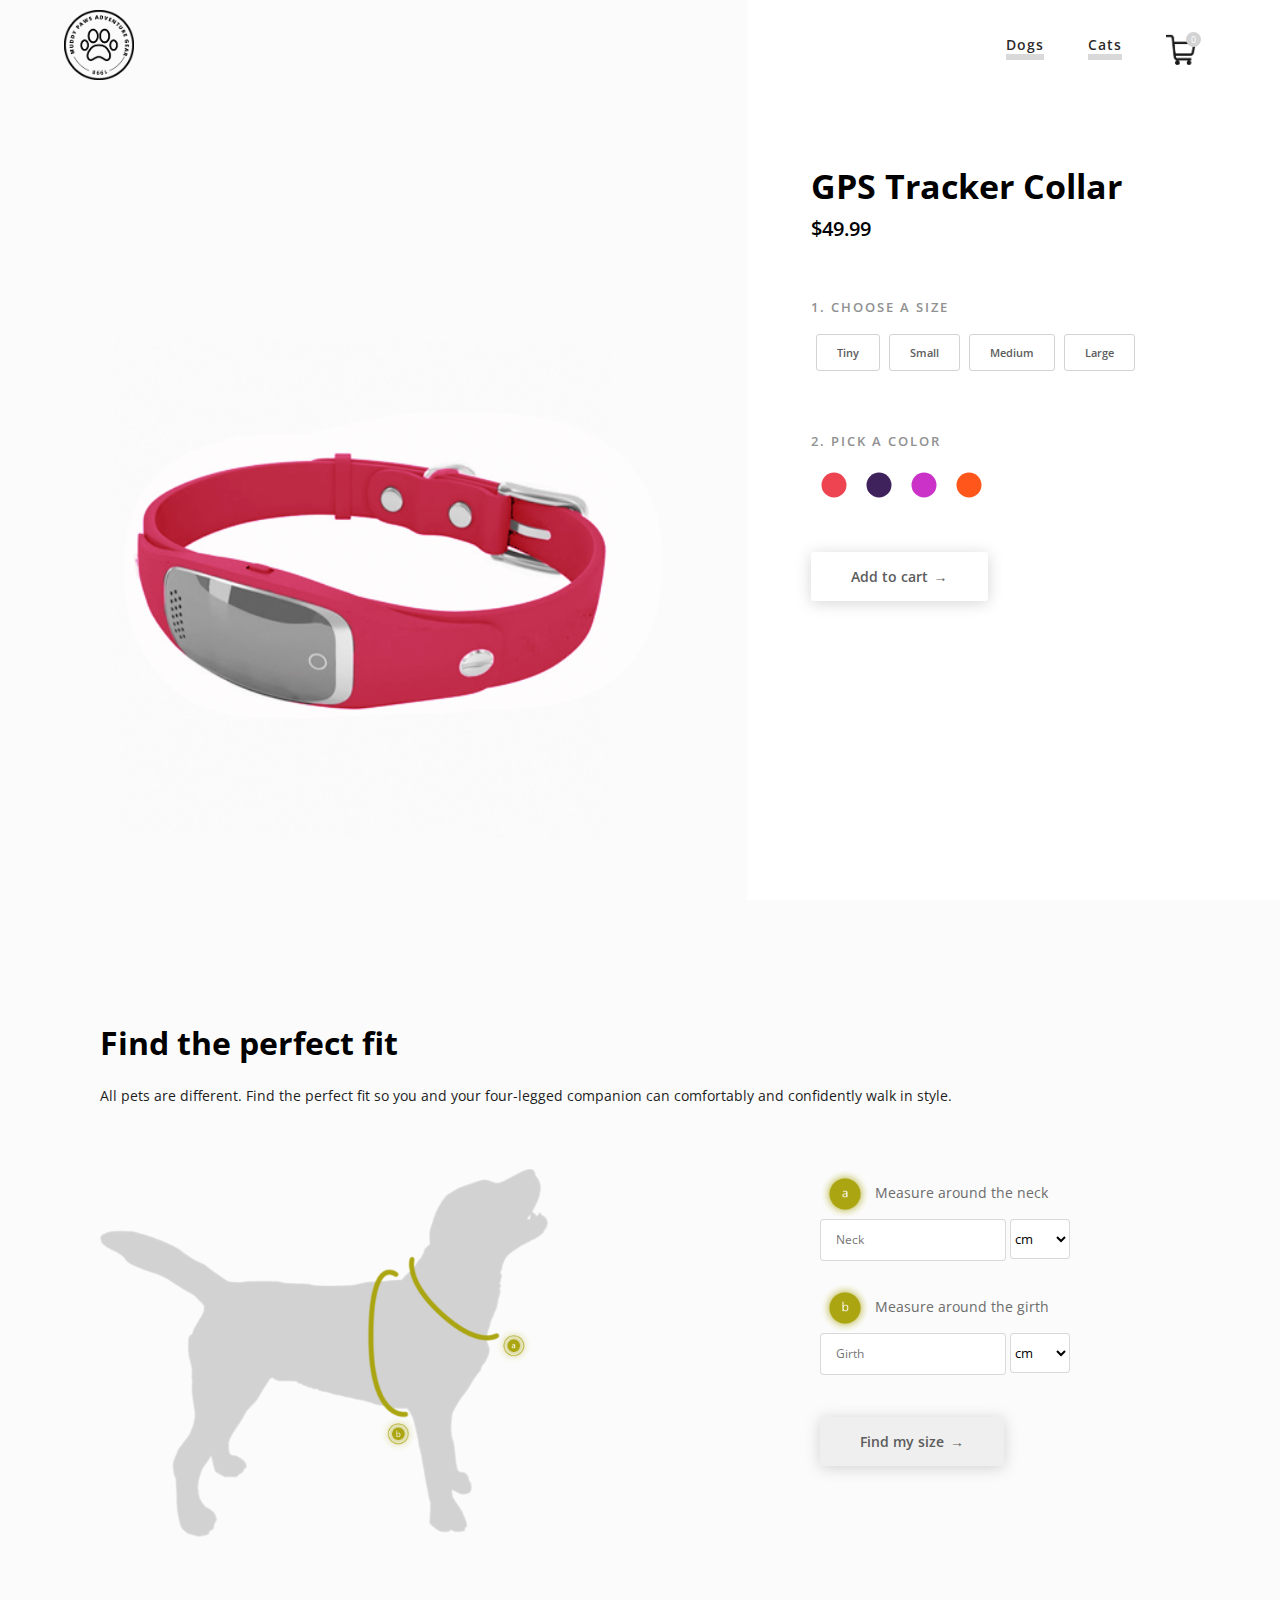
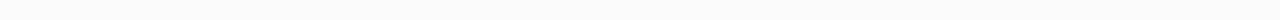
<file: gpscollar.html>
<!DOCTYPE html>
<html>
<head>
    <title>Muddy Paws Adventure Gear</title>
    <meta charset="UTF-8">
    <!-- styles -->
    <link rel="stylesheet" type="text/css" href="css/style.css">
    <!-- fonts -->
    <link href="http://fonts.googleapis.com/css?family=Open+Sans:400,300,400italic,600,700,700italic,800" rel="stylesheet">
    <!-- javascript -->
    <script src="https://ajax.googleapis.com/ajax/libs/jquery/3.2.1/jquery.min.js"></script>
    <script src="js/main.js" type="text/javascript"></script>
</head>

<body>

  <header>
    <nav id="dogharnessheader">
      <div id="nav-black">
        <a href="index.html"><img src="images/logoblack.png"></a>
        <ul>
          <li><a href="dogs.html">Dogs</a></li>
          <li><a href="cats.html">Cats</a></li>
          <li id="navcart"><a href="cart.html"><img src="images/cartblack.png"></a><span id="cartnum"></span></li>
        </ul>
      </div>
    </nav>

  </header>



  <div class="main">

    <div class="row productsection">

      <!-- <div class="product"> -->

        <div class="product col-7" id="gpscollarheader">
          <!-- <img src="images/dogharnessstrawberry.png" id="dogharnessimg"> -->
        </div>

        <div class="product col-5">
          <h1 class="productname">GPS Tracker Collar</h1>
          <h2 class="productprice">$49.99</h2>
          <br>
          <h4 class="productcategory">1. Choose a size <span class="errormsg" id="sizeerror"></span></h4>
          <!-- <button class="option">Tiny</button><button class="option">Small</button><button class="option">Medium</button><button class="option">Large</button> -->
          <label class="tiny size">
            <input type="radio" name="size" value="tiny">
            <div class="option sizebutton"><span>Tiny</span></div>
          </label>
          <label class="small size">
            <input type="radio" name="size" value="small">
            <div class="option sizebutton"><span>Small</span></div>
          </label>
          <label class="medium size">
            <input type="radio" name="size" value="medium">
            <div class="option sizebutton"><span>Medium</span></div>
          </label>
          <label class="large size">
            <input type="radio" name="size" value="large">
            <div class="option sizebutton"><span>Large</span></div>
          </label>

          <br><br><br>

          <h4 class="productcategory">2. Pick a color <span class="errormsg" id="colorerror"></span></h4>
          <!-- <button class="option coloroption colorstrawberry"><span><img src="images/strawberry.png"</span></button><button class="option coloroption coloroption2"></button><button class="option coloroption coloroption3"></button><button class="option coloroption coloroption4"></button> -->

          <label class="strawberry">
            <input type="radio" name="color" value="strawberry" onClick="strawberrypic('gpscollar')">
            <div class="layer"></div>
            <div class="colorbutton"><span></span></div>
          </label>

          <label class="blackberry">
            <input type="radio" name="color" value="blackberry" onClick="blackberrypic('gpscollar')">
            <div class="layer"></div>
            <div class="colorbutton"><span></span></div>
          </label>

          <label class="crazyberry">
            <input type="radio" name="color" value="crazyberry" onClick="crazyberrypic('gpscollar')">
            <div class="layer"></div>
            <div class="colorbutton"><span></span></div>
          </label>

          <label class="fireorange">
            <input type="radio" name="color" value="fireorange" onClick="fireorangepic('gpscollar')">
            <div class="layer"></div>
            <div class="colorbutton"><span></span></div>
          </label>

          <br><br><br>

          <input type="submit" name="submit" value="submit">
          <button type="submit">Add to cart <span class="arrow">&rarr;</span></button>


        </div>

      <!-- </div> -->

    </div>

    <div class="row quiz">

      <h1>Find the perfect fit</h1>
      <p>All pets are different. Find the perfect fit so you and your four-legged companion can comfortably and confidently walk in style.</h2>

      <div class="col-8 quizsection">
        <img src="images/dogsilhouette.png" class="quizimage">
      </div>

      <div class="col-4 quizsection">
        <img src="images/a.png" class="quizbullet" style="vertical-align:middle;"><span class="quizinstruction">Measure around the neck</span><br>
        <input type="text" name="neck" id="neck" placeholder="Neck">
        <select id="neckunits">
          <option value="cm">cm</option>
          <option value="in">in</option>
        </select>
        <br><br>
        <img src="images/b.png" class="quizbullet" style="vertical-align:middle;"><span class="quizinstruction">Measure around the girth</span><br>
        <input type="text" name="girth" id="girth" placeholder="Girth">
        <select id="girthunits">
          <option value="cm">cm</option>
          <option value="in">in</option>
        </select>
        <br><br>
        <button onClick="findSize()">Find my size <span class="arrow">&rarr;</span></button>
        <br><br>
        <div class="quizresults">
          <h4 class="productcategory" id="recomm"></h4>
          <p id="sizeresults"></p>
        </div>
      </div>

    </div>


  </div>



</body>

</html>
</file>
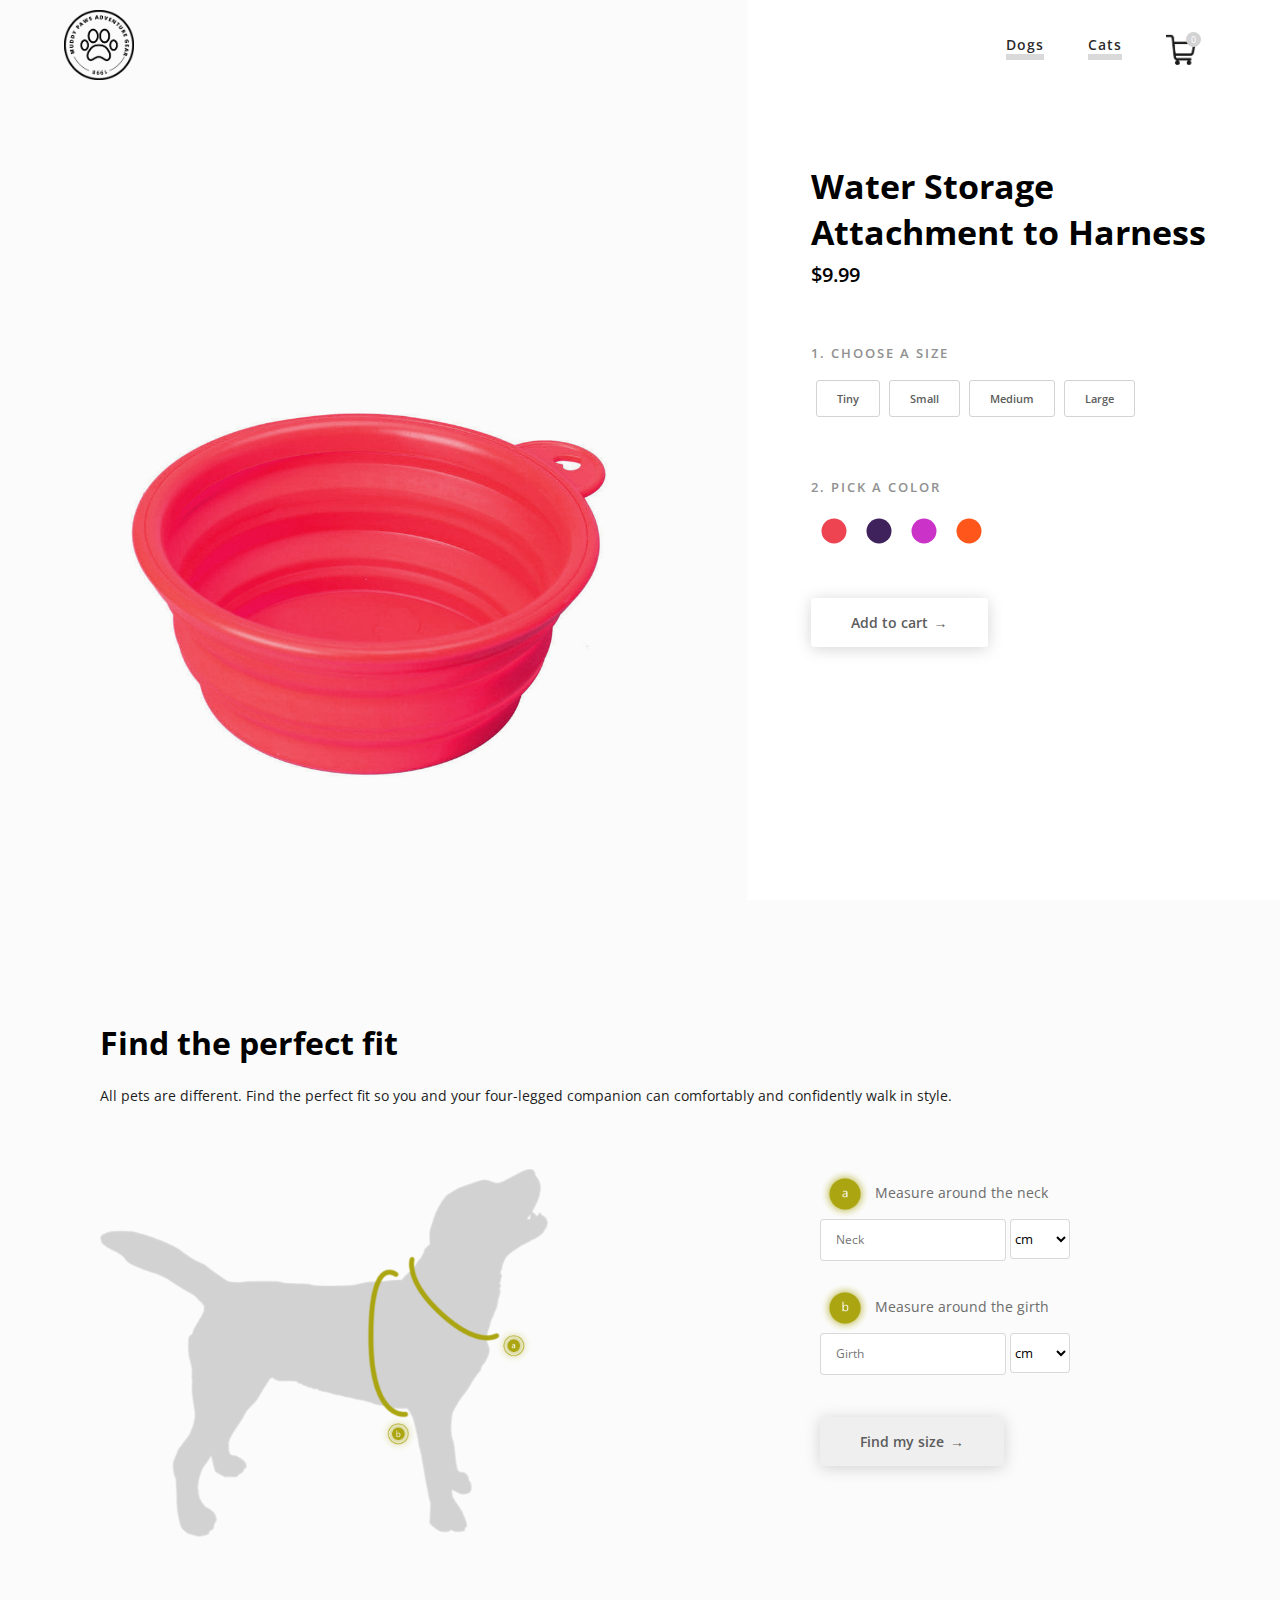
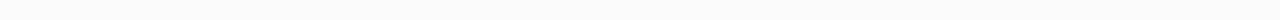
<file: waterbowl.html>
<!DOCTYPE html>
<html>
<head>
    <title>Muddy Paws Adventure Gear</title>
    <meta charset="UTF-8">
    <!-- styles -->
    <link rel="stylesheet" type="text/css" href="css/style.css">
    <!-- fonts -->
    <link href="http://fonts.googleapis.com/css?family=Open+Sans:400,300,400italic,600,700,700italic,800" rel="stylesheet">
    <!-- javascript -->
    <script src="https://ajax.googleapis.com/ajax/libs/jquery/3.2.1/jquery.min.js"></script>
    <script src="js/main.js" type="text/javascript"></script>
</head>

<body>

  <header>
    <nav id="dogharnessheader">
      <div id="nav-black">
        <a href="index.html"><img src="images/logoblack.png"></a>
        <ul>
          <li><a href="dogs.html">Dogs</a></li>
          <li><a href="cats.html">Cats</a></li>
          <li id="navcart"><a href="cart.html"><img src="images/cartblack.png"></a><span id="cartnum"></span></li>
        </ul>
      </div>
    </nav>

  </header>



  <div class="main">

    <div class="row productsection">

      <!-- <div class="product"> -->

        <div class="product col-7" id="waterbowlheader">
          <!-- <img src="images/dogharnessstrawberry.png" id="dogharnessimg"> -->
        </div>

        <div class="product col-5">
          <h1 class="productname">Water Storage Attachment to Harness</h1>
          <h2 class="productprice">$9.99</h2>
          <br>
          <h4 class="productcategory">1. Choose a size <span class="errormsg" id="sizeerror"></span></h4>
          <!-- <button class="option">Tiny</button><button class="option">Small</button><button class="option">Medium</button><button class="option">Large</button> -->
          <label class="tiny size">
            <input type="radio" name="size" value="tiny">
            <div class="option sizebutton"><span>Tiny</span></div>
          </label>
          <label class="small size">
            <input type="radio" name="size" value="small">
            <div class="option sizebutton"><span>Small</span></div>
          </label>
          <label class="medium size">
            <input type="radio" name="size" value="medium">
            <div class="option sizebutton"><span>Medium</span></div>
          </label>
          <label class="large size">
            <input type="radio" name="size" value="large">
            <div class="option sizebutton"><span>Large</span></div>
          </label>

          <br><br><br>

          <h4 class="productcategory">2. Pick a color <span class="errormsg" id="colorerror"></span></h4>
          <!-- <button class="option coloroption colorstrawberry"><span><img src="images/strawberry.png"</span></button><button class="option coloroption coloroption2"></button><button class="option coloroption coloroption3"></button><button class="option coloroption coloroption4"></button> -->

          <label class="strawberry">
            <input type="radio" name="color" value="strawberry" onClick="strawberrypic('waterbowl')">
            <div class="layer"></div>
            <div class="colorbutton"><span></span></div>
          </label>

          <label class="blackberry">
            <input type="radio" name="color" value="blackberry" onClick="blackberrypic('waterbowl')">
            <div class="layer"></div>
            <div class="colorbutton"><span></span></div>
          </label>

          <label class="crazyberry">
            <input type="radio" name="color" value="crazyberry" onClick="crazyberrypic('waterbowl')">
            <div class="layer"></div>
            <div class="colorbutton"><span></span></div>
          </label>

          <label class="fireorange">
            <input type="radio" name="color" value="fireorange" onClick="fireorangepic('waterbowl')">
            <div class="layer"></div>
            <div class="colorbutton"><span></span></div>
          </label>

          <br><br><br>

          <input type="submit" name="submit" value="submit">
          <button type="submit">Add to cart <span class="arrow">&rarr;</span></button>


        </div>

      <!-- </div> -->

    </div>

    <div class="row quiz">

      <h1>Find the perfect fit</h1>
      <p>All pets are different. Find the perfect fit so you and your four-legged companion can comfortably and confidently walk in style.</h2>

      <div class="col-8 quizsection">
        <img src="images/dogsilhouette.png" class="quizimage">
      </div>

      <div class="col-4 quizsection">
        <img src="images/a.png" class="quizbullet" style="vertical-align:middle;"><span class="quizinstruction">Measure around the neck</span><br>
        <input type="text" name="neck" id="neck" placeholder="Neck">
        <select id="neckunits">
          <option value="cm">cm</option>
          <option value="in">in</option>
        </select>
        <br><br>
        <img src="images/b.png" class="quizbullet" style="vertical-align:middle;"><span class="quizinstruction">Measure around the girth</span><br>
        <input type="text" name="girth" id="girth" placeholder="Girth">
        <select id="girthunits">
          <option value="cm">cm</option>
          <option value="in">in</option>
        </select>
        <br><br>
        <button onClick="findSize()">Find my size <span class="arrow">&rarr;</span></button>
        <br><br>
        <div class="quizresults">
          <h4 class="productcategory" id="recomm"></h4>
          <p id="sizeresults"></p>
        </div>
      </div>

    </div>


  </div>



</body>

</html>
</file>
<file: css/style.css>
body {
  margin: 0;
  padding: 0;
  font-family: 'Open Sans', sans-serif;
}

.row {width: 100%;}

.col-6 {width: 50%;display:inline-block;}
.col-1 {width: 8.33%;}
.col-2 {width: 16.66%;}
.col-3 {width: 25%;}
.col-4 {width: 33.33%;}
.col-5 {width: 41.66%;}
.col-7 {width: 58.33%;}
.col-8 {width: 66.66%;}
.col-9 {width: 75%;}
.col-10 {width: 83.33%;}
.col-11 {width: 91.66%;}
.col-12 {width: 100%;}


/* navigation bar */

#nav-white, #nav-black {
  width: 90vw;
  margin: 0 auto;
  height: 70px;
  z-index: 9999;
  position: absolute;
  left: 0;
  right: 0;
}

nav {
  height: 70px;
  width: 100%;
  text-align:right;
  padding-top: 10px;
  padding-bottom: 10px;
}

.main {
  margin-top: -90px;

}

nav img{
  float: left;
  height: 100%;
}

nav ul {
  padding: 0px;
  margin: 0px;
  text-align: center;
  display:inline-block;
  vertical-align:top;
}

nav li {
  list-style-type: none;
  padding: 0px;
  height: 24px;
  margin-top: 4px;
  margin-bottom: 4px;
  display: inline;
}

#nav-black li a {
  color: rgb(0,0,0,0.85);
  font-size: 14px;
  text-decoration: none;
  font-weight: 600;
  letter-spacing: 1px;
  line-height: 70px;
  padding: 0px 0px;
  margin: 0 20px;
  border-bottom: 6px solid rgb(0,0,0,0.15);
}

#nav-black li a:hover {
  transition: 0.3s;
  border-bottom: 2px solid rgb(0,0,0,1);
}

#nav-white li a {
  color: rgb(255,255,255,0.85);
  font-size: 14px;
  text-decoration: none;
  font-weight: 600;
  letter-spacing: 1px;
  line-height: 70px;
  padding: 0px 0px;
  margin: 0 20px;
  border-bottom: 6px solid rgb(255,255,255,0.15);
}

#nav-white li a:hover {
  transition: 0.3s;
  border-bottom: 2px solid rgb(255,255,255,1);
}

li#navcart a {
  border: none;
}
li#navcart a:hover {
  border: none;
}

#navcart img {
  position: relative;
  width: 30px;
  float: none;
  /* margin-top: 22px;
  margin-right: 10px; */
  top: 50%;
  transform: translateY(50%);
}

#cartnum {
  position: absolute;
  display: inline-block;
  height: 15px;
  width: 15px;
  line-height: 15px;

  -moz-border-radius: 50%; /* or 50% */
  border-radius: 50%; /* or 50% */

  background-color: lightgray;
  color: white;
  text-align: center;
  font-size: 9px;
  margin-left: -30px;
  margin-top: 22px;
  visibility: hidden;
}

/* home header */

#homeheader {
  background-color: #EE4452;
  height: 100vh;
  overflow: hidden;
  padding: 0 5vw;
}

#cathero {
  max-width: 1000px;
  display: block;
  margin-left: auto;
  margin-right: auto;
  position: relative;
  bottom: -200px;
  z-index: 0;
}

#herobutton {
  position: relative;
  bottom: 250px;
  margin-left: 70%;
}

#herobutton .arrowlink {
  font-size: 14px;
  font-weight: 600;
}

#herobutton .arrow {
  font-size: 14px;
  font-weight: 600;
}

.button {
  background-color: white;
  padding: 15px 30px;
  color: #2E2E2E;
  text-decoration: none;
  font-size: 14px;
  font-weight: 600;
  display: inline-block;
  -webkit-box-shadow: 0px 2px 39px 0px rgba(224,27,44,0.57);
  -moz-box-shadow: 0px 2px 39px 0px rgba(224,27,44,0.57);
  box-shadow: 0px 2px 39px 0px rgba(224,27,44,0.57);
}

.button:hover {
  transition: 0.3s;
  -webkit-box-shadow: 0px 4px 39px 0px rgba(174, 27, 44,0.9);
  -moz-box-shadow: 0px 4px 39px 0px rgba(174, 27, 44,0.9);
  box-shadow: 0px 4px 39px 0px rgba(174, 27, 44,0.9);
}


.row {
  width: 100%;
}

.category {
  box-sizing: border-box;
  display: inline-block;
  float: left;
  margin: 6% 4%;
  width: 42%;
  height: 300px;
  padding: 40px;
  background-color: #F8F8F8;
  position: relative;
}

.category img {
  width: 60%;
  z-index: 99;
  position: absolute;
  bottom: -100px;
  right: 25px;
}

.arrowlink {
  color: #2E2E2E;
  text-decoration: none;
  font-size: 22px;
  font-weight: 700;
  /* display: block; */
}

.arrow {
  color: #2E2E2E;
  text-decoration: none;
  font-size: 22px;
}

.arrowlink:hover {
  transition: 0.2s;
  /* border-bottom: 3px solid rgb(46, 46, 46, 1); */
  margin-right: 7px;
}






.product {
  box-sizing: border-box;
  display: inline-block;
  float: left;
  /* background-color: #F8F8F8; */
  position: relative;
  padding: 5%;
  padding-top: 140px;
  height: 100vh;
}

.product.col-7 {
  z-index: -1;
  background-color: #FBFBFB;
  background-size: 50vw;
  background-repeat: no-repeat;
  background-position: center bottom;
}

.productname {
  font-size: 34px;
  margin-bottom: -10px;
}

.productprice {
  font-weight: 600;
  font-size: 20px;
}

.productcategory {
  text-transform: uppercase;
  letter-spacing: 2px;
  color: #919191;
  font-weight: 600;
  font-size: 13px;
}

#dogharnessimg {
  background-image: url("../images/dogharnessstrawberry.png");
}

#catharnessimg {
  background-image: url("../images/catharnessstrawberry.png");
}

#foodbowlheader {
  background-image: url("../images/foodbowlstrawberry.png");
}

#waterbowlheader {
  background-image: url("../images/waterbowlstrawberry.png");
}

#gpscollarheader {
  background-image: url("../images/gpscollarstrawberry.png");
}

#catbackpackheader {
  background-image: url("../images/catbackpackstrawberry.png");
}

.option {
    background-color: white;
    border: 1px solid #D3D3D3;
    font-family: 'Open Sans';
    padding: 10px 20px;
    border-radius: 3px;
    /* text-transform: uppercase;
    letter-spacing: 1px; */
    color: #919191;
    font-weight: 600;
    margin-left: 5px;
    transition: 0.2s;
    cursor: pointer;
}

.option:hover {
  background-color: #f3f3f3;
}

.option:focus {
  background-color: #5C5C5C;
  color: white;
  outline:0;
}

.coloroption {
  padding: 1px 1px 0px 1px;
  border-radius: 50px;
}

.coloroption img {
  width: 30px;
}

.colorstrawberry {
  border: 2px solid #EE4452;
}

.coloroption2 {
  background-color: #3F225B;
  border: 2px solid #3F225B;
}

/* size buttons */

.sizebutton {
  display: inline-block;
  position: relative;
  margin-left: 5px;
  cursor: pointer;
  font-size: 11px;
  color: #5C5C5C;
}

.size input:checked  ~ .sizebutton {
  background-color: #5C5C5C;
  color: white;
}



/* color buttons */

.product input {
  display: none;
}

.colorbutton {
  display: inline-block;
  position: relative;
  width: 30px;
  height: 30px;
  margin-left: 5px;
  cursor: pointer;
  padding: 1px;
  border-radius: 100%;
  border: 2px solid transparent;
}

.colorbutton span {
  display: block;
  position: absolute;
  width: 25px;
  height: 25px;
  padding: 0;
  top: 50%;
  left: 50%;
  -webkit-transform: translate(-50%, -50%);
  -ms-transform: translate(-50%, -50%);
  -o-transform: translate(-50%, -50%);
  transform: translate(-50%, -50%);
  border-radius: 100%;
  background: #eeeeee;
  /* box-shadow: 0 2px 5px 0 rgba(0, 0, 0, 0.26); */
  transition: ease .1s;
  /* border: 2px solid transparent; */
}

.colorbutton span:hover {
  padding: 2px;
}

.strawberry .colorbutton span {
  background: #EE4452;
}

.blackberry .colorbutton span {
  background: #3F225B;
}

.crazyberry .colorbutton span {
  background: #CB33C8;
}

.fireorange .colorbutton span {
  background: #FF571B;
}

.layer {
  display: block;
  position: absolute;
  width: 100%;
  height: 100%;
  top: 0;
  left: 0;
  background: transparent;
  /*transition: ease .3s;*/
  z-index: -1;
}

.strawberry input:checked ~ .colorbutton {
  border: 2px solid #EE4452;
}

.blackberry input:checked ~ .colorbutton {
  border: 2px solid #3F225B;
}

.crazyberry input:checked ~ .colorbutton {
  border: 2px solid #CB33C8;
}

.fireorange input:checked ~ .colorbutton {
  border: 2px solid #FF571B;
}


button[type=submit] {
  outline: none;
  /* width: 100%; */
  /* height: 50px; */
  padding: 15px 40px;
  border-radius: 3px;
  font-family: 'Open Sans';
  font-size: 14px;
  font-weight: 600;
  color: #5C5C5C;
  border: none;
  box-shadow: 0px 2px 16px 0px rgba(0,0,0,0.17);
  transition: 0.2s;
  background-color: white;
}

button:hover {
  box-shadow: 0px 5px 24px 0px rgba(0,0,0,0.22);
  transform: translateY(-2px);
}

button:hover .arrow {
  margin-left: 10px;
}

.arrow {
  font-family: 'Open Sans';
  font-size: 14px;
  font-weight: 600;
  color: #5C5C5C;
  transition: 0.4s;
  margin-left: 2px;
}


.errormsg {
  font-size: 12px;
  text-transform: none;
  letter-spacing: normal;
  color: #bc0d0d;
  font-weight: 500;
}



.productsection {
  height: 100vh;
}

.quiz {
  box-sizing: border-box;
  height: 80vh;
  padding: 100px;
  padding-bottom: 600px;
  background-color: #FBFBFB;
}

p {
  font-size: 14px;
  color: #1D1D1D;
}


.quizsection {
  float: left;
  margin-top: 50px;
}

.quizimage {
  width: 35vw;
}


.quizbullet {
  width: 50px;
  display: inline;
  top: 50%;
}

.quizinstruction {
  display: inline-block;
  font-size: 14px;
  color: #6C6C6C;
  margin-left: 5px;
}

#sizeresults {
  width: 300px;
}


input[type=text] {
    padding: 0px 15px;
    height: 40px;
    position: relative;
    left: 0;
    outline: none;
    border: 1px solid #cdcdcd;
    border-radius: 4px;
    border-color: rgba(0,0,0,.15);
    background-color: white;
    font-size: 12px;
    font-family: 'Open Sans';
}

select {
  width: 60px;
  height: 40px;
  position: relative;
  left: 0;
  outline: none;
  border: 1px solid #cdcdcd;
  border-radius: 4px;
  border-color: rgba(0,0,0,.15);
  background-color: white;
  font-size: 13px;
  font-family: 'Open Sans';
}

.quiz button {
  outline: none;
  margin-top: 20px;
  padding: 15px 40px;
  border-radius: 3px;
  font-family: 'Open Sans';
  font-size: 14px;
  font-weight: 600;
  color: #5C5C5C;
  border: none;
  box-shadow: 0px 2px 16px 0px rgba(0,0,0,0.17);
  transition: 0.2s;
}







#dogheader {
  background-color: #AAA511;
  height: 467px;
  overflow: hidden;
  /* padding: 0 5vw; */
}

#dogheaderimg {
  width: 100vw;
  display: block;
  position: relative;
  bottom: 190px;
  z-index: 0;
}





.popularproducts { padding-top: 300px; padding-bottom: 100px; }
#popularsubtitle { font-size: 13px;color: #494949;margin-top: -15px;margin-bottom:40px;}

.row.popularproducts {
  width: 80%;
  margin-left: auto;
  margin-right: auto;
}



.dogrow {
  width: 70%;
  margin-left: auto;
  margin-right: auto;
  margin-top: 150px;
  margin-bottom: 150px;
}

.band {
  width:100%;
  max-width: 1240px;
  margin: 0 auto;
  display: grid;
  grid-template-columns: 1fr;
  grid-template-rows: auto;
  grid-gap: 40px;
}

@media only screen and (min-width: 500px) {
  .band {
    grid-template-columns: 1fr 1fr;
  }
}

@media only screen and (min-width: 850px) {
  .band {
    grid-template-columns: 1fr 1fr 1fr;
  }
}


.card {
  background: white;
  text-decoration: none;
  color: #444;

  /* box-shadow: 0 2px 15px rgba(0,0,0,0.1); */
  display: flex;
  flex-direction: column;
  /* min-height: 100%; */
  border: 1px solid #E8E8E8;
  position: relative;
  top: 0;
  transition: all .1s ease-in;
  border-radius: 5px;

}

.card:hover {
  top: -2px;
  box-shadow: 0 4px 20px rgba(0,0,0,0.15);
}

.card article {
  padding: 20px;
}

.card .thumb {
  padding-bottom: 100%;
  background-size: cover;
  background-position: center center;
  border-top-left-radius: 5px;
  border-top-right-radius: 5px;
}

/* typography */
.card h1 {
  font-size: 14px;
  margin: 0;
  color: #333;
}

.card p {
  line-height: 1.4;
}

.card span {
  font-size: 12px;
  font-weight: 500;
  color: #999;
  text-transform: uppercase;
  letter-spacing: .05em;
  margin: 2em 0 0 0;
}








/* cart */

.checkoutrow {
  width: 60vw;
  margin: 0 auto 0 auto;
    padding-bottom: 300px;
}

#cartitems {
  margin-top: 95px;
  padding-top: 50px;
  font-size: 0.9em;
  line-height: 1.6;
}

#cartitems .card {
  /* width: 60vw; */
  margin-top: 15px;
  padding: 15px;
  display: flex !important;
  flex-direction: row;
  align-items: center;
}

#cartitems .card img {
  /* height: 65px; */
  display: inline-block;
  float: left;
  margin-right: 20px;
}

/* #cpinfo {
  display: inline-block;
  width: 80%;
  float: right;
  margin: 0;
} */

#totalp #totalprice {
  font-size: 19px;
  text-align: right;
}

#totalp .productcategory {
  text-align: right;
  margin-bottom: -15px;
  margin-top: 20px;
}

.alignleft {
  position:relative;
  display: inline-block;
  float: left;
  width: 50%;
}

.rightalign {
  position:relative;
  display: inline-block;
  float: right;
  width: 50%;
  text-align: right;
}

#cartitems #cpname {
  font-weight: 600;
}

#cartitems #cpprice {
  font-weight: 600;
}

#cartitems #cpcolor {
  font-size: 0.8em;
  text-transform: capitalize;
  color: #828282;
}

#cartitems #cpsize {
  font-size: 0.8em;
  text-transform: capitalize;
  color: #828282;
}

#emptycart {
  position: absolute;
  left: 0;
  width: 100%;
  text-align: center;
  font-size: 1em;
  font-weight: 600;
  margin: -150px auto 0 auto;
  display: inline;
  /* margin-top: 40vh; */
}

.removeitem {
  color: #bababa;
  font-size: 0.8em;
  cursor: pointer;
  margin-right: 10px;
}

a.arrowbtn {
  margin-top: 10px;
  float: right;
  outline: none;
  text-decoration: none;
  padding: 15px 40px;
  border-radius: 3px;
  font-family: 'Open Sans';
  font-size: 14px;
  font-weight: 600;
  color: white;
  border: none;
  box-shadow: 0px 2px 16px 0px rgba(170,165,17,0.47);
  transition: 0.2s;
  background-color: #AAA511;
}

.arrowbtn .arrow {
  color: white;
}

a.arrowbtn:hover {
  box-shadow: 0px 5px 24px 0px rgba(0,0,0,0.22);
  transform: translateY(-2px);
}

a.arrowbtn:hover .arrow {
  margin-left: 10px;
}
</file>
